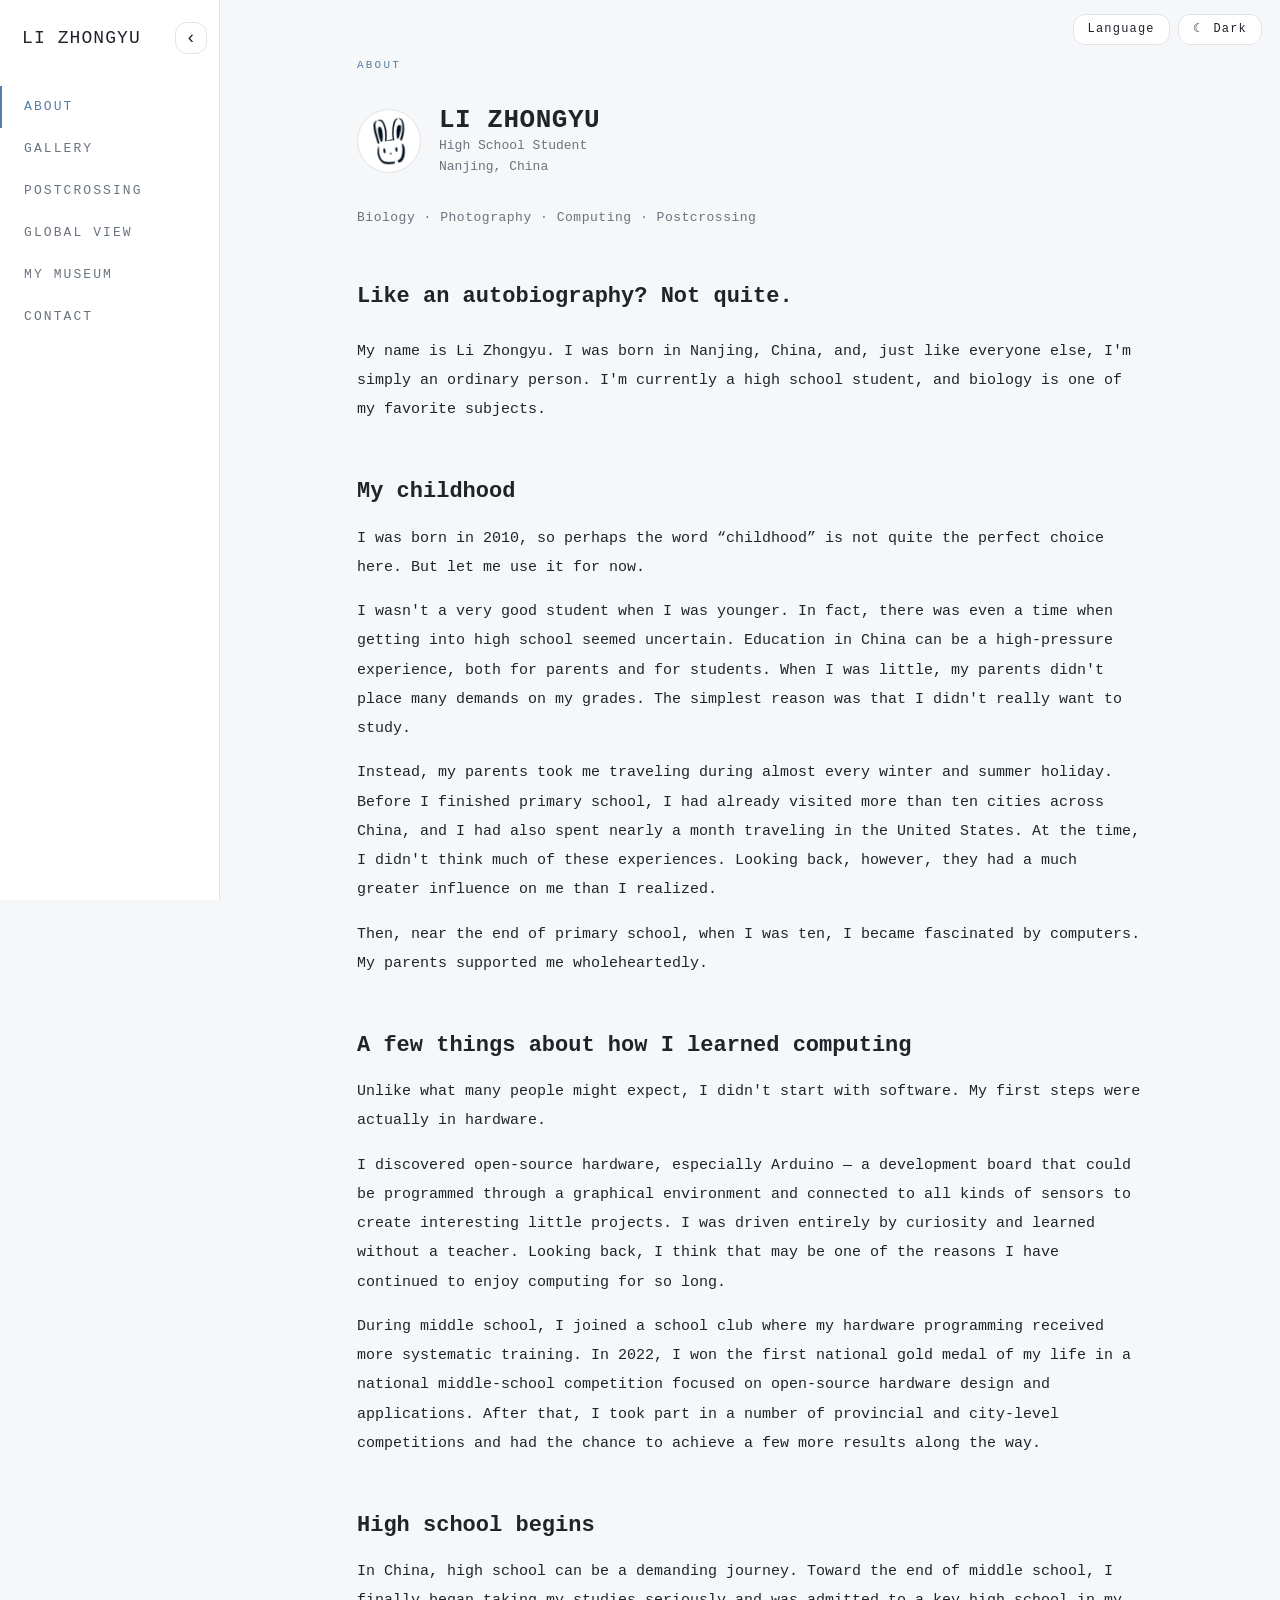
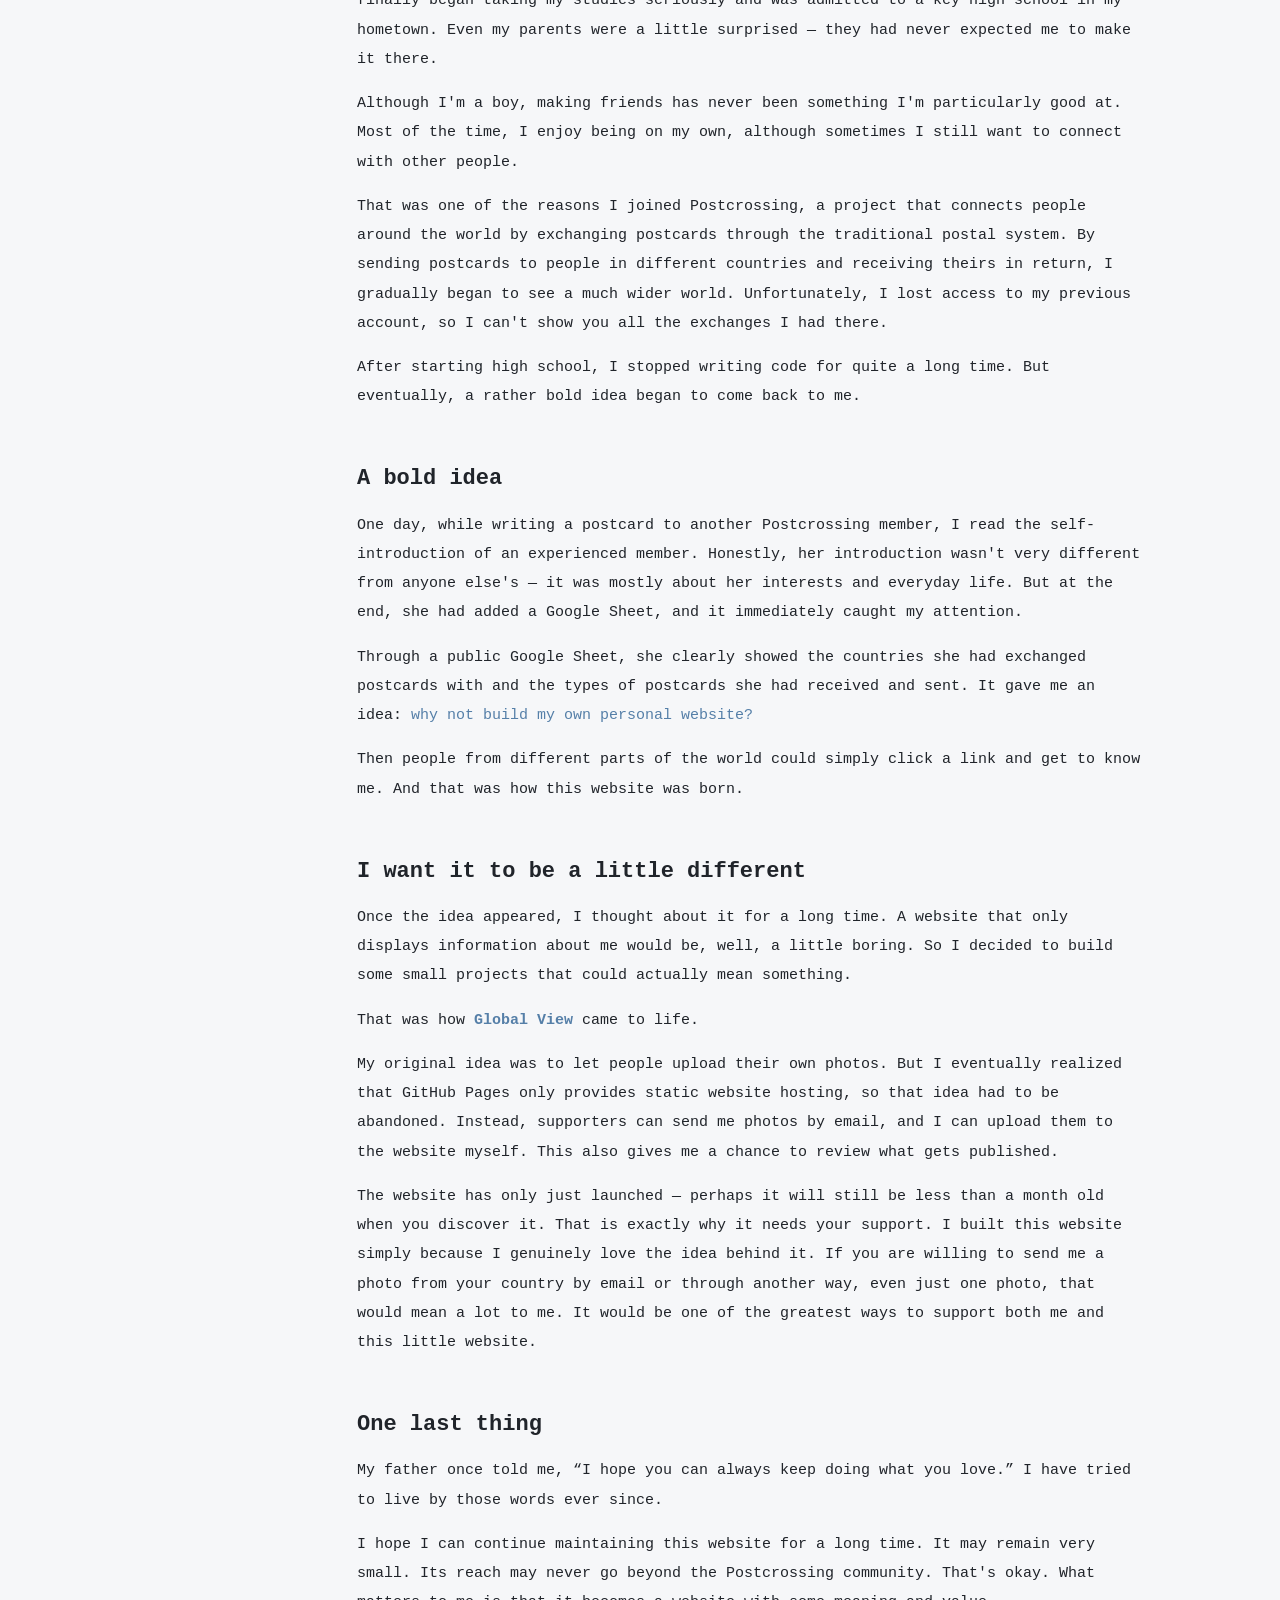
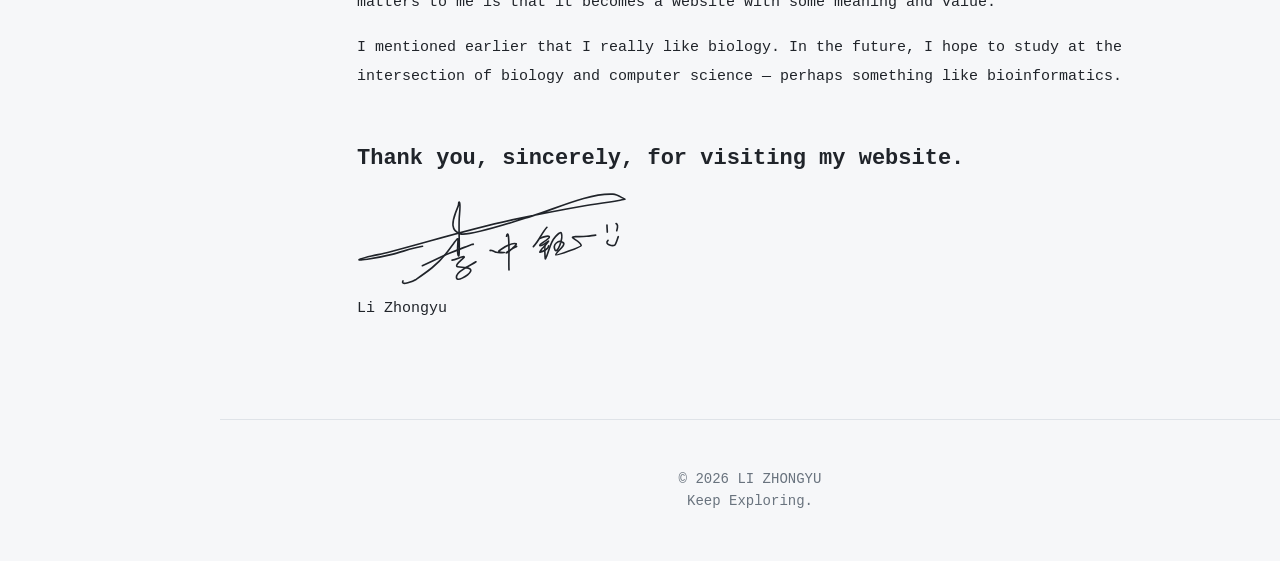
<file: about.html>
<!DOCTYPE html>
<html lang="zh-CN">
<head>
<meta charset="UTF-8">
<meta name="viewport" content="width=device-width, initial-scale=1.0">
<title>Like an autobiography? Not quite. · LI ZHONGYU</title>
<link rel="stylesheet" href="css/style.css">
<link rel="stylesheet" href="css/theme.css">

<style>
.bio p + p { margin-top: 1em; }
main.about.narrow { max-width: 900px; }
.about .bio p { max-width: none; font-family: 'Courier New', Courier, monospace; }

.about .about-lang {
  display: none;
}

html[lang="en"] .about .about-lang-en,
html[lang="zh-CN"] .about .about-lang-zh {
  display: block;
}

.about .about-title {
  margin-bottom: 1.5em;
}

.about .about-title h2 {
  margin-bottom: .25em;
  font-size: 1.55rem;
  font-weight: 700;
}

.about .about-title p {
  margin-top: 0;
}

.about .about-lang h2 {
  margin-top: 2.2em;
  margin-bottom: .8em;
  font-size: 1.35rem;
  font-weight: 700;
}

/* ===== 手写签名（About 最底部）的样式 ===== */
.about .signature {
  margin: 1.1em 0 .5em;          /* 签名与上面的标题、下面的 Li Zhongyu 之间的距离 */
  line-height: 0;                /* 去掉图片周围多余的行距 */
}
.about .signature svg {
  display: block;
  width: min(270px, 72%);        /* 电脑上最宽 270px；手机上自动缩小，不会超出屏幕。想改大小就改这里的 270px */
  height: auto;
  overflow: visible;
}
.about .signature path {
  fill: none;                    /* 原 SVG 的路径带白色填充，深色模式下会变成白块，所以这里统一不填充 */
  stroke: var(--text);           /* 笔迹颜色直接用网站主题的文字色：浅色模式深灰，深色模式浅灰，自动跟随主题 */
  stroke-width: 3.4;             /* 笔迹粗细。想更细/更粗就改这个数字 */
  stroke-linecap: round;
  stroke-linejoin: round;
}
</style>
</head>

<body data-page="about">
<main class="about narrow">
  <section>
    <p class="label">ABOUT</p>

    <div class="identity">
      <img class="avatar" src="images/avatar.png" alt="Avatar">
      <div>
        <h1>LI ZHONGYU</h1>
        <p class="muted">High School Student</p>
        <p class="muted">Nanjing, China</p>
      </div>
    </div>

    <p class="tags">Biology · Photography · Computing · Postcrossing</p>

    <div class="about-title">
      <div class="about-lang about-lang-en" lang="en">
        <h2>Like an autobiography? Not quite.</h2>
      </div>
      <div class="about-lang about-lang-zh" lang="zh-CN">
        <h2>像是自传吗？但又不完全是</h2>
      </div>
    </div>

    <div class="bio">
      <div class="about-lang about-lang-en" lang="en">
        <p>My name is Li Zhongyu. I was born in Nanjing, China, and, just like everyone else, I'm simply an ordinary person. I'm currently a high school student, and biology is one of my favorite subjects.</p>

        <h2>My childhood</h2>
        <p>I was born in 2010, so perhaps the word “childhood” is not quite the perfect choice here. But let me use it for now.</p>
        <p>I wasn't a very good student when I was younger. In fact, there was even a time when getting into high school seemed uncertain. Education in China can be a high-pressure experience, both for parents and for students. When I was little, my parents didn't place many demands on my grades. The simplest reason was that I didn't really want to study.</p>
        <p>Instead, my parents took me traveling during almost every winter and summer holiday. Before I finished primary school, I had already visited more than ten cities across China, and I had also spent nearly a month traveling in the United States. At the time, I didn't think much of these experiences. Looking back, however, they had a much greater influence on me than I realized.</p>
        <p>Then, near the end of primary school, when I was ten, I became fascinated by computers. My parents supported me wholeheartedly.</p>

        <h2>A few things about how I learned computing</h2>
        <p>Unlike what many people might expect, I didn't start with software. My first steps were actually in hardware.</p>
        <p>I discovered open-source hardware, especially Arduino — a development board that could be programmed through a graphical environment and connected to all kinds of sensors to create interesting little projects. I was driven entirely by curiosity and learned without a teacher. Looking back, I think that may be one of the reasons I have continued to enjoy computing for so long.</p>
        <p>During middle school, I joined a school club where my hardware programming received more systematic training. In 2022, I won the first national gold medal of my life in a national middle-school competition focused on open-source hardware design and applications. After that, I took part in a number of provincial and city-level competitions and had the chance to achieve a few more results along the way.</p>

        <h2>High school begins</h2>
        <p>In China, high school can be a demanding journey. Toward the end of middle school, I finally began taking my studies seriously and was admitted to a key high school in my hometown. Even my parents were a little surprised — they had never expected me to make it there.</p>
        <p>Although I'm a boy, making friends has never been something I'm particularly good at. Most of the time, I enjoy being on my own, although sometimes I still want to connect with other people.</p>
        <p>That was one of the reasons I joined Postcrossing, a project that connects people around the world by exchanging postcards through the traditional postal system. By sending postcards to people in different countries and receiving theirs in return, I gradually began to see a much wider world. Unfortunately, I lost access to my previous account, so I can't show you all the exchanges I had there.</p>
        <p>After starting high school, I stopped writing code for quite a long time. But eventually, a rather bold idea began to come back to me.</p>

        <h2>A bold idea</h2>
        <p>One day, while writing a postcard to another Postcrossing member, I read the self-introduction of an experienced member. Honestly, her introduction wasn't very different from anyone else's — it was mostly about her interests and everyday life. But at the end, she had added a Google Sheet, and it immediately caught my attention.</p>
        <p>Through a public Google Sheet, she clearly showed the countries she had exchanged postcards with and the types of postcards she had received and sent. It gave me an idea: <em>why not build my own personal website?</em></p>
        <p>Then people from different parts of the world could simply click a link and get to know me. And that was how this website was born.</p>

        <h2>I want it to be a little different</h2>
        <p>Once the idea appeared, I thought about it for a long time. A website that only displays information about me would be, well, a little boring. So I decided to build some small projects that could actually mean something.</p>
        <p>That was how <strong>Global View</strong> came to life.</p>
        <p>My original idea was to let people upload their own photos. But I eventually realized that GitHub Pages only provides static website hosting, so that idea had to be abandoned. Instead, supporters can send me photos by email, and I can upload them to the website myself. This also gives me a chance to review what gets published.</p>
        <p>The website has only just launched — perhaps it will still be less than a month old when you discover it. That is exactly why it needs your support. I built this website simply because I genuinely love the idea behind it. If you are willing to send me a photo from your country by email or through another way, even just one photo, that would mean a lot to me. It would be one of the greatest ways to support both me and this little website.</p>

        <h2>One last thing</h2>
        <p>My father once told me, “I hope you can always keep doing what you love.” I have tried to live by those words ever since.</p>
        <p>I hope I can continue maintaining this website for a long time. It may remain very small. Its reach may never go beyond the Postcrossing community. That's okay. What matters to me is that it becomes a website with some meaning and value.</p>
        <p>I mentioned earlier that I really like biology. In the future, I hope to study at the intersection of biology and computer science — perhaps something like bioinformatics.</p>

        <h2>Thank you, sincerely, for visiting my website.</h2>

        <!-- ===== 手写签名：位于结尾标题（Thank you, sincerely）的正下方，中英文各放一份，同一时间只显示其中一份 ===== -->
        <div class="signature" role="img" aria-label="Handwritten signature of Li Zhongyu">
          <!-- viewBox 已裁掉原画布四周的空白，只保留签名本身；11 个 path 保持 Apple Pencil 原始笔画顺序，动画会按这个顺序逐笔书写 -->
          <svg viewBox="52 161 561 194" aria-hidden="true" focusable="false">
            <path d="M188.152 273.692C166.92 276.877 145.635 285.46 124.761 290.679C107.412 295.016 90.9968 298.205 73.3857 300.622C36.1966 305.727 69.1333 296.945 82.0864 293.993C93.9459 291.291 105.953 289.212 117.718 286.121C203.153 263.676 287.723 237.389 374.18 219.002C428.216 207.51 474.407 198.464 528.306 189.171C543.785 186.502 566.218 183.305 577.61 181.713C592.386 179.649 608.776 175.955 608.683 175.913C600.55 172.216 593.38 166.033 583.824 165.555C532.977 163.013 463.071 196.586 415.197 211.13C395.837 217.011 286.756 253.915 266.872 248.004C246.27 241.879 249.934 222.899 256.514 204.915C258.497 199.496 260.822 194.204 262.729 188.757C263.493 186.572 262.73 181.092 264.8 182.128C267.82 183.637 264.825 206.315 264.386 215.687C263.688 230.565 264.133 245.534 264.386 260.434C264.693 278.525 264.547 294.695 263.143 293.993C258.38 291.612 262.287 264.609 261.9 259.191C261.601 255.001 255.36 264.573 252.785 267.891C247.164 275.137 241.842 282.612 236.212 289.85C218.364 312.798 197.076 327.152 173.65 343.297C171.586 344.719 141.49 357.9 147.548 345.783"/><!-- 第 1 笔 -->
            <path d="M187.737 314.295C265.068 278.009 215.559 299.769 273.501 276.592C278.146 274.734 297.581 267.198 292.974 269.963"/><!-- 第 2 笔 -->
            <path d="M249.47 302.694C255.829 302.694 264.514 297.379 271.429 295.651C285.492 292.135 250.438 313.176 261.071 316.366C263.598 317.124 292.898 316.549 288.002 325.896C284.091 333.363 255.034 352.858 259 335.011C261.484 323.83 291.25 311.679 299.189 306.008"/><!-- 第 3 笔 -->
            <path d="M328.722 282.71C327.289 279.845 340.07 285.913 341.382 286.328C346.673 287.998 358.021 286.689 358.021 286.689C358.021 286.689 347.832 287.189 346.808 283.434C346.718 283.105 347.243 282.893 347.532 282.71C355.056 277.945 373.282 264.247 382.618 268.603C383.552 269.039 381.959 270.559 381.533 271.497C381.381 271.831 365.466 288.568 362 287.413C361.519 287.252 371.129 281.027 375.745 278.008C378.394 276.276 380.469 275.551 383.703 274.029"/><!-- 第 4 笔 -->
            <path d="M362.724 253.05C363.282 247.469 366.006 246.086 366.703 253.05C369.032 276.348 366.815 299.521 367.788 322.861"/><!-- 第 5 笔 -->
            <path d="M446.642 234.24C435.383 246.625 430.245 262.573 418.428 274.391"/><!-- 第 6 笔 -->
            <path d="M432.535 257.39C438.169 254.573 453.683 249.734 451.344 255.582C449.464 260.281 429.003 270.205 432.173 272.582C435.162 274.824 451.648 260.913 449.897 263.539C446.24 269.025 441.915 273.008 437.237 278.008C435.739 279.609 431.321 286.121 432.173 285.966C437.788 284.945 450.259 279.735 450.259 272.944"/><!-- 第 7 笔 -->
            <path d="M444.11 270.05C441.205 271.212 442.663 292.594 442.663 293.2C442.663 294.328 443.007 301.193 443.748 299.711C450.901 285.405 452.696 266.039 464.004 254.135C467.352 250.611 475.003 242.333 476.664 246.901C480.882 258.498 468.148 289.886 463.642 281.625C457.707 270.744 470.572 258.52 480.643 266.433C487.243 271.619 463.306 287.593 465.089 291.753C466.029 293.946 518.321 274.539 517.9 272.221C516.015 261.852 487.535 254.3 505.963 253.773C513.68 253.553 521.414 253.625 529.113 253.05C535.422 252.578 541.635 251.216 547.922 250.518"/><!-- 第 8 笔 -->
            <path d="M590.243 226.644C595.391 229.218 593.004 237.532 591.69 241.475"/><!-- 第 9 笔 -->
            <path d="M571.434 229.538C571.434 234.422 571.936 239.508 572.157 244.369"/><!-- 第 10 笔 -->
            <path d="M573.604 261.369C564.866 270.107 583.183 273.523 586.988 271.859C590.148 270.476 592.88 258.419 594.945 253.773"/><!-- 第 11 笔 -->
          </svg>
        </div>

        <p>Li Zhongyu</p>
      </div>

      <div class="about-lang about-lang-zh" lang="zh-CN">
        <p>我的名字叫做 Li Zhongyu，出生在中国南京。和大家一样，我就是一个普通人。我现在正在读高中，学习的选科是生物，而我也确实很喜欢这门科目。</p>

        <h2>我的童年</h2>
        <p>虽然我出生在 2010 年，“童年”这个词放在这里似乎有些不太合适，但也允许我暂且这么称呼它吧。</p>
        <p>我小时候成绩很差，甚至一度都有可能考不上高中。在中国，教育是一件压力很大的事情，对家长如此，对学生也是如此。小时候，我的父母基本没有对我的学习提出太多要求。说到底，最根本的原因还是因为那时候的我压根不想学习。</p>
        <p>不过，每年的寒暑假，我的父母都会带我出去旅行。在小学毕业之前，我已经去过中国十多个城市，也曾经在美国旅行了将近一个月。这些经历在当时的我看来似乎没什么特别，但现在回头看，它们对我之后的发展产生了非常大的影响。</p>
        <p>终于，在小学快要结束的时候，也就是我十岁那年，我开始迷上了计算机。我的父母也非常支持我。</p>

        <h2>一些我学习计算机的小事</h2>
        <p>和很多人想象的不一样，我最开始学习的并不是软件，而是硬件。</p>
        <p>我最初接触到了开源硬件，也就是 Arduino——一块可以通过图形化编程环境进行开发、连接各种传感器，并制作出许多有意思的小项目的开发板。当时的我完全是因为兴趣才开始学习，也没有找任何老师。现在回头看，我想这可能也是让我一直喜欢计算机直到现在的原因之一。</p>
        <p>初中的时候，我参加了学校的社团，在那里我的硬件编程得到了相对系统的训练。也是在 2022 年，我拿到了人生中的第一个全国金牌——一个全国中学生开源硬件设计与应用相关赛事的金牌。此后，我还参加了许多省级和市级赛事，也取得了一些成绩。</p>

        <h2>高中生活开始</h2>
        <p>在中国，高中是一个相当艰苦的过程。初中的最后阶段，我终于开始认真学习，并考上了我们当地的一所重点高中。其实就连我的父母也有些难以置信——他们以前从来没有想过我能够考上重点高中。</p>
        <p>虽然我是一个男生，但我其实很不擅长交朋友。我大多数时候喜欢一个人独处，但有时也会希望能够与别人交流。</p>
        <p>于是，我参加了 Postcrossing，一个通过传统邮局与世界各地的人交换明信片的项目。通过与不同国家的人寄出和收到明信片，我渐渐看到了一个更加广阔的世界。很遗憾的是，我之前的交流账号丢失了，所以没办法把过去的交流成果展示给你。</p>
        <p>其实，上高中之后，我有很长一段时间没有再写代码。但是后来，一个大胆的想法开始重新出现在我的脑海里。</p>

        <h2>一个大胆的想法</h2>
        <p>有一次，我在给一位 Postcrossing 成员写明信片的时候，读到了她的个人简介。说实话，她的简介其实和其他人并没有太大区别，主要也是介绍自己的兴趣和生活。但在简介的最后，她放上了一个 Google 表格，这一下深深吸引了我的注意。</p>
        <p>她通过一个公开的 Google 表格链接，清晰地向别人展示自己曾经交流过的国家，以及收到和寄出的明信片类型。这让我产生了一个大胆的想法：<em>为什么不做一个属于自己的个人网站呢？</em></p>
        <p>这样，来自世界不同国家的人，只需要点击一个网址，就可以认识我。于是，这个网站诞生了。</p>

        <h2>我希望它能变得与众不同</h2>
        <p>这个大胆的想法出现之后，我认真想了很久。如果只是一个单纯展示个人信息的网站，确实太无聊了。所以，我决定做一些真正有意义的小项目。</p>
        <p><strong>Global View</strong> 就这样诞生了。</p>
        <p>我最开始的设想，是让大家自行上传照片。但后来我发现，因为我使用的是 GitHub Pages，它只能提供静态网站托管，因此这个想法最终只能告一段落。替代方案是让支持者通过邮件把照片发给我，再由我从后台上传到网站。这样一来，也正好可以起到一定的审核作用。</p>
        <p>虽然现在这个网站才刚刚发布——也许你看到它的时候，它甚至还不到一个月大——但也正因为如此，它才更加需要你的支持。我搭建这个网站，完全是因为我真的热爱这件事情。如果你愿意通过邮件或者其他方式给我发送一张来自你所在国家的照片，哪怕只有一张，对我来说都意味着很多。这不仅是对我的认可，也是对这个小小网站最大的支持。</p>

        <h2>关于我最后想说的话</h2>
        <p>我爸爸曾经对我说过一句话：“希望你能一直坚持你所热爱的事。”这句话，我一直在努力践行。</p>
        <p>我希望从今以后能够一直维护好这个网站。它可以非常小，也可以永远只在 Postcrossing 社区里传播，但我希望它能够成为一个有意义、有价值的网站。</p>
        <p>我在开头提到过，我很喜欢生物。我希望未来能够学习生物与计算机的交叉学科，比如生物信息学。</p>

        <h2>由衷地感谢你能访问我的个人网站。</h2>

        <!-- ===== 手写签名：位于结尾标题（Thank you, sincerely）的正下方，中英文各放一份，同一时间只显示其中一份 ===== -->
        <div class="signature" role="img" aria-label="李中钰的手写签名">
          <!-- viewBox 已裁掉原画布四周的空白，只保留签名本身；11 个 path 保持 Apple Pencil 原始笔画顺序，动画会按这个顺序逐笔书写 -->
          <svg viewBox="52 161 561 194" aria-hidden="true" focusable="false">
            <path d="M188.152 273.692C166.92 276.877 145.635 285.46 124.761 290.679C107.412 295.016 90.9968 298.205 73.3857 300.622C36.1966 305.727 69.1333 296.945 82.0864 293.993C93.9459 291.291 105.953 289.212 117.718 286.121C203.153 263.676 287.723 237.389 374.18 219.002C428.216 207.51 474.407 198.464 528.306 189.171C543.785 186.502 566.218 183.305 577.61 181.713C592.386 179.649 608.776 175.955 608.683 175.913C600.55 172.216 593.38 166.033 583.824 165.555C532.977 163.013 463.071 196.586 415.197 211.13C395.837 217.011 286.756 253.915 266.872 248.004C246.27 241.879 249.934 222.899 256.514 204.915C258.497 199.496 260.822 194.204 262.729 188.757C263.493 186.572 262.73 181.092 264.8 182.128C267.82 183.637 264.825 206.315 264.386 215.687C263.688 230.565 264.133 245.534 264.386 260.434C264.693 278.525 264.547 294.695 263.143 293.993C258.38 291.612 262.287 264.609 261.9 259.191C261.601 255.001 255.36 264.573 252.785 267.891C247.164 275.137 241.842 282.612 236.212 289.85C218.364 312.798 197.076 327.152 173.65 343.297C171.586 344.719 141.49 357.9 147.548 345.783"/><!-- 第 1 笔 -->
            <path d="M187.737 314.295C265.068 278.009 215.559 299.769 273.501 276.592C278.146 274.734 297.581 267.198 292.974 269.963"/><!-- 第 2 笔 -->
            <path d="M249.47 302.694C255.829 302.694 264.514 297.379 271.429 295.651C285.492 292.135 250.438 313.176 261.071 316.366C263.598 317.124 292.898 316.549 288.002 325.896C284.091 333.363 255.034 352.858 259 335.011C261.484 323.83 291.25 311.679 299.189 306.008"/><!-- 第 3 笔 -->
            <path d="M328.722 282.71C327.289 279.845 340.07 285.913 341.382 286.328C346.673 287.998 358.021 286.689 358.021 286.689C358.021 286.689 347.832 287.189 346.808 283.434C346.718 283.105 347.243 282.893 347.532 282.71C355.056 277.945 373.282 264.247 382.618 268.603C383.552 269.039 381.959 270.559 381.533 271.497C381.381 271.831 365.466 288.568 362 287.413C361.519 287.252 371.129 281.027 375.745 278.008C378.394 276.276 380.469 275.551 383.703 274.029"/><!-- 第 4 笔 -->
            <path d="M362.724 253.05C363.282 247.469 366.006 246.086 366.703 253.05C369.032 276.348 366.815 299.521 367.788 322.861"/><!-- 第 5 笔 -->
            <path d="M446.642 234.24C435.383 246.625 430.245 262.573 418.428 274.391"/><!-- 第 6 笔 -->
            <path d="M432.535 257.39C438.169 254.573 453.683 249.734 451.344 255.582C449.464 260.281 429.003 270.205 432.173 272.582C435.162 274.824 451.648 260.913 449.897 263.539C446.24 269.025 441.915 273.008 437.237 278.008C435.739 279.609 431.321 286.121 432.173 285.966C437.788 284.945 450.259 279.735 450.259 272.944"/><!-- 第 7 笔 -->
            <path d="M444.11 270.05C441.205 271.212 442.663 292.594 442.663 293.2C442.663 294.328 443.007 301.193 443.748 299.711C450.901 285.405 452.696 266.039 464.004 254.135C467.352 250.611 475.003 242.333 476.664 246.901C480.882 258.498 468.148 289.886 463.642 281.625C457.707 270.744 470.572 258.52 480.643 266.433C487.243 271.619 463.306 287.593 465.089 291.753C466.029 293.946 518.321 274.539 517.9 272.221C516.015 261.852 487.535 254.3 505.963 253.773C513.68 253.553 521.414 253.625 529.113 253.05C535.422 252.578 541.635 251.216 547.922 250.518"/><!-- 第 8 笔 -->
            <path d="M590.243 226.644C595.391 229.218 593.004 237.532 591.69 241.475"/><!-- 第 9 笔 -->
            <path d="M571.434 229.538C571.434 234.422 571.936 239.508 572.157 244.369"/><!-- 第 10 笔 -->
            <path d="M573.604 261.369C564.866 270.107 583.183 273.523 586.988 271.859C590.148 270.476 592.88 258.419 594.945 253.773"/><!-- 第 11 笔 -->
          </svg>
        </div>

        <p>Li Zhongyu</p>
      </div>
    </div>
  </section>
</main>

<script src="js/main.js" defer></script>

<!-- ===== 手写签名动画脚本：第一次看到签名时按笔画顺序书写一次；本次页面访问内不再重播（刷新网页后重新允许播放一次）===== -->
<script>
(function () {
  // ---- 可调参数 ----
  var DRAW_TOTAL = 1.4;   // 所有笔画"书写"的总时间（秒）
  var MIN_STROKE = 0.1;   // 很短的笔画（小点、小撇）至少用这么久（秒）
  var GAP = 0.04;         // 笔画与笔画之间"提笔"的停顿（秒）
  // 11 笔的大致长度，只用来按比例分配时间（长的笔画写得久一点），顺序与 SVG 里的 path 顺序一致
  var LENGTHS = [1440, 116, 178, 138, 81, 49, 122, 334, 16, 15, 44];
  var SUM = LENGTHS.reduce(function (a, b) { return a + b; }, 0);

  var sigs = Array.prototype.slice.call(document.querySelectorAll('.signature'));
  if (!sigs.length) return;
  var played = false;   // 本次页面访问中是否已经播放过；只存在内存里，刷新网页就会重置，不写入 localStorage

  // 1) 准备：把每一笔设成"还没写"的状态（用虚线技巧：整条线先藏起来，之后再一点点画出来）
  function prepare(sig) {
    var paths = sig.querySelectorAll('path');
    Array.prototype.forEach.call(paths, function (p, i) {
      var len = 0;
      try { len = p.getTotalLength(); } catch (e) {}
      if (!(len > 0)) len = LENGTHS[i] * 1.02;   // 个别浏览器在元素隐藏时量不出长度，就用估算值
      p.style.transition = 'none';
      p.style.strokeDasharray = len + ' ' + (len * 2);
      p.style.strokeDashoffset = String(len + 1);
    });
  }

  // 2) 直接显示完整签名（不播放动画）
  function finish(sig) {
    Array.prototype.forEach.call(sig.querySelectorAll('path'), function (p) {
      p.style.transition = 'none';
      p.style.strokeDasharray = 'none';
      p.style.strokeDashoffset = '0';
    });
  }

  // 3) 播放：按 path 顺序，一笔写完再写下一笔
  function play(sig) {
    var paths = sig.querySelectorAll('path');
    var t = 0;
    Array.prototype.forEach.call(paths, function (p, i) {
      var d = Math.max(MIN_STROKE, LENGTHS[i] / SUM * DRAW_TOTAL);
      p.style.transition = 'stroke-dashoffset ' + d.toFixed(3) + 's cubic-bezier(.45,.05,.55,.95) ' + t.toFixed(3) + 's';
      t += d + GAP;
    });
    void sig.getBoundingClientRect();   // 让浏览器先记住"还没写"的起点，动画才会生效
    Array.prototype.forEach.call(paths, function (p) { p.style.strokeDashoffset = '0'; });
  }

  sigs.forEach(prepare);

  // 用户设置了"减少动态效果"，或浏览器太旧：直接显示完整签名
  var reduce = window.matchMedia && window.matchMedia('(prefers-reduced-motion: reduce)').matches;
  if (reduce || !('IntersectionObserver' in window)) { sigs.forEach(finish); return; }

  // 4) 第一次有一份签名进入屏幕时播放；之后所有签名（包括另一种语言的那份）都直接显示完整
  var io = new IntersectionObserver(function (entries) {
    entries.forEach(function (e) {
      if (!e.isIntersecting) return;
      if (!played) {
        played = true;
        play(e.target);
        sigs.forEach(function (s) { if (s !== e.target) finish(s); });
      } else {
        finish(e.target);
      }
      sigs.forEach(function (s) { io.unobserve(s); });
    });
  }, { threshold: 0.6 });
  sigs.forEach(function (s) { io.observe(s); });
})();
</script>
</body>
</html>
</file>
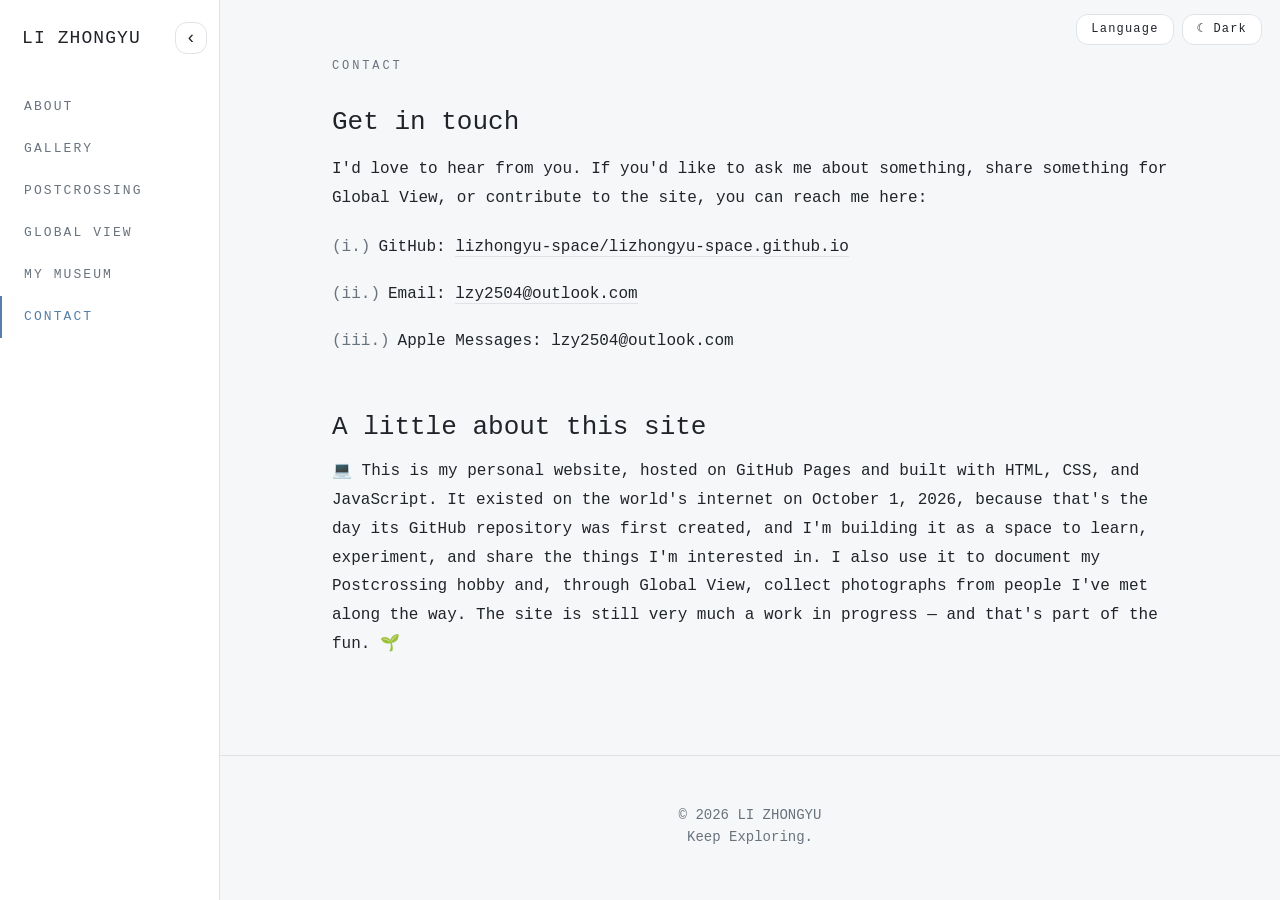
<file: contact.html>
<!DOCTYPE html>
<!-- 【修改】默认语言改为 en（网站默认英文），切换语言时 lang.js 会自动改成 zh-CN 或 en -->
<html lang="en">
<head>
<meta charset="UTF-8">
<meta name="viewport" content="width=device-width, initial-scale=1.0">
<title>Contact · LI ZHONGYU</title>
<link rel="stylesheet" href="css/style.css">
<link rel="stylesheet" href="css/theme.css">

<!-- 这一段是：Contact 页面自己的样式（宽度、标题、联系方式列表、分享按钮） -->
<style>
main.contact.narrow { max-width: 900px; }
.contact h1, .contact h2 { font-size: 26px; }
.contact h1 { margin-bottom: 16px; }
.contact h2 { margin: 56px 0 12px; }
.contact p { max-width: none; }
.contact .ways { list-style: none; padding: 0; margin: 20px 0 0; }
.contact .ways li { margin-bottom: 18px; }
.contact .ways .no { color: var(--muted); margin-right: 8px; }
.contact a { border-bottom: 1px solid var(--border); transition: border-color .2s; word-break: break-all; }
.contact a:hover { border-color: var(--text); }
.share-box { margin-top: 56px; padding-top: 28px; border-top: 1px solid var(--border); display: flex; align-items: center; gap: 16px; flex-wrap: wrap; }
.share-btn { margin: 0; background: none; font: inherit; font-size: 14px; letter-spacing: .12em; color: var(--text); cursor: pointer; }
#shareMsg { font-size: 13px; }
</style>
</head>

<body data-page="contact">
<main class="contact narrow">
  <section>
    <p class="label">CONTACT</p>

    <!-- 这一段是：标题和开头的联系邀请。注意：这里的英文句子必须和 js/lang.js 词典里的完全一致，否则切换中文时不会被翻译 -->
    <h1>Get in touch</h1>
    <p>I'd love to hear from you. If you'd like to ask me about something, share something for Global View, or contribute to the site, you can reach me here:</p>

    <!-- 这一段是：三种联系方式（GitHub、邮箱、Apple 信息） -->
    <ul class="ways">
      <li><span class="no">(i.)</span>GitHub: <a href="https://github.com/lizhongyu-space/lizhongyu-space.github.io" target="_blank" rel="noopener">lizhongyu-space/lizhongyu-space.github.io</a></li>
      <li><span class="no">(ii.)</span>Email: <a href="mailto:lzy2504@outlook.com">lzy2504@outlook.com</a></li>
      <li><span class="no">(iii.)</span>Apple Messages: lzy2504@outlook.com</li>
    </ul>

    <!-- 这一段是：关于这个网站的介绍。英文句子同样必须和 js/lang.js 里的一致 -->
    <h2>A little about this site</h2>
    <p>💻 This is my personal website, hosted on GitHub Pages and built with HTML, CSS, and JavaScript. It existed on the world's internet on October 1, 2026, because that's the day its GitHub repository was first created, and I'm building it as a space to learn, experiment, and share the things I'm interested in. I also use it to document my Postcrossing hobby and, through Global View, collect photographs from people I've met along the way. The site is still very much a work in progress — and that's part of the fun. 🌱</p>

  </section>
</main>

<!-- 这一段是：加载全站脚本（导航、页脚，并由它再加载语言/主题切换） -->
<script src="js/main.js" defer></script>

</body>
</html>
</file>
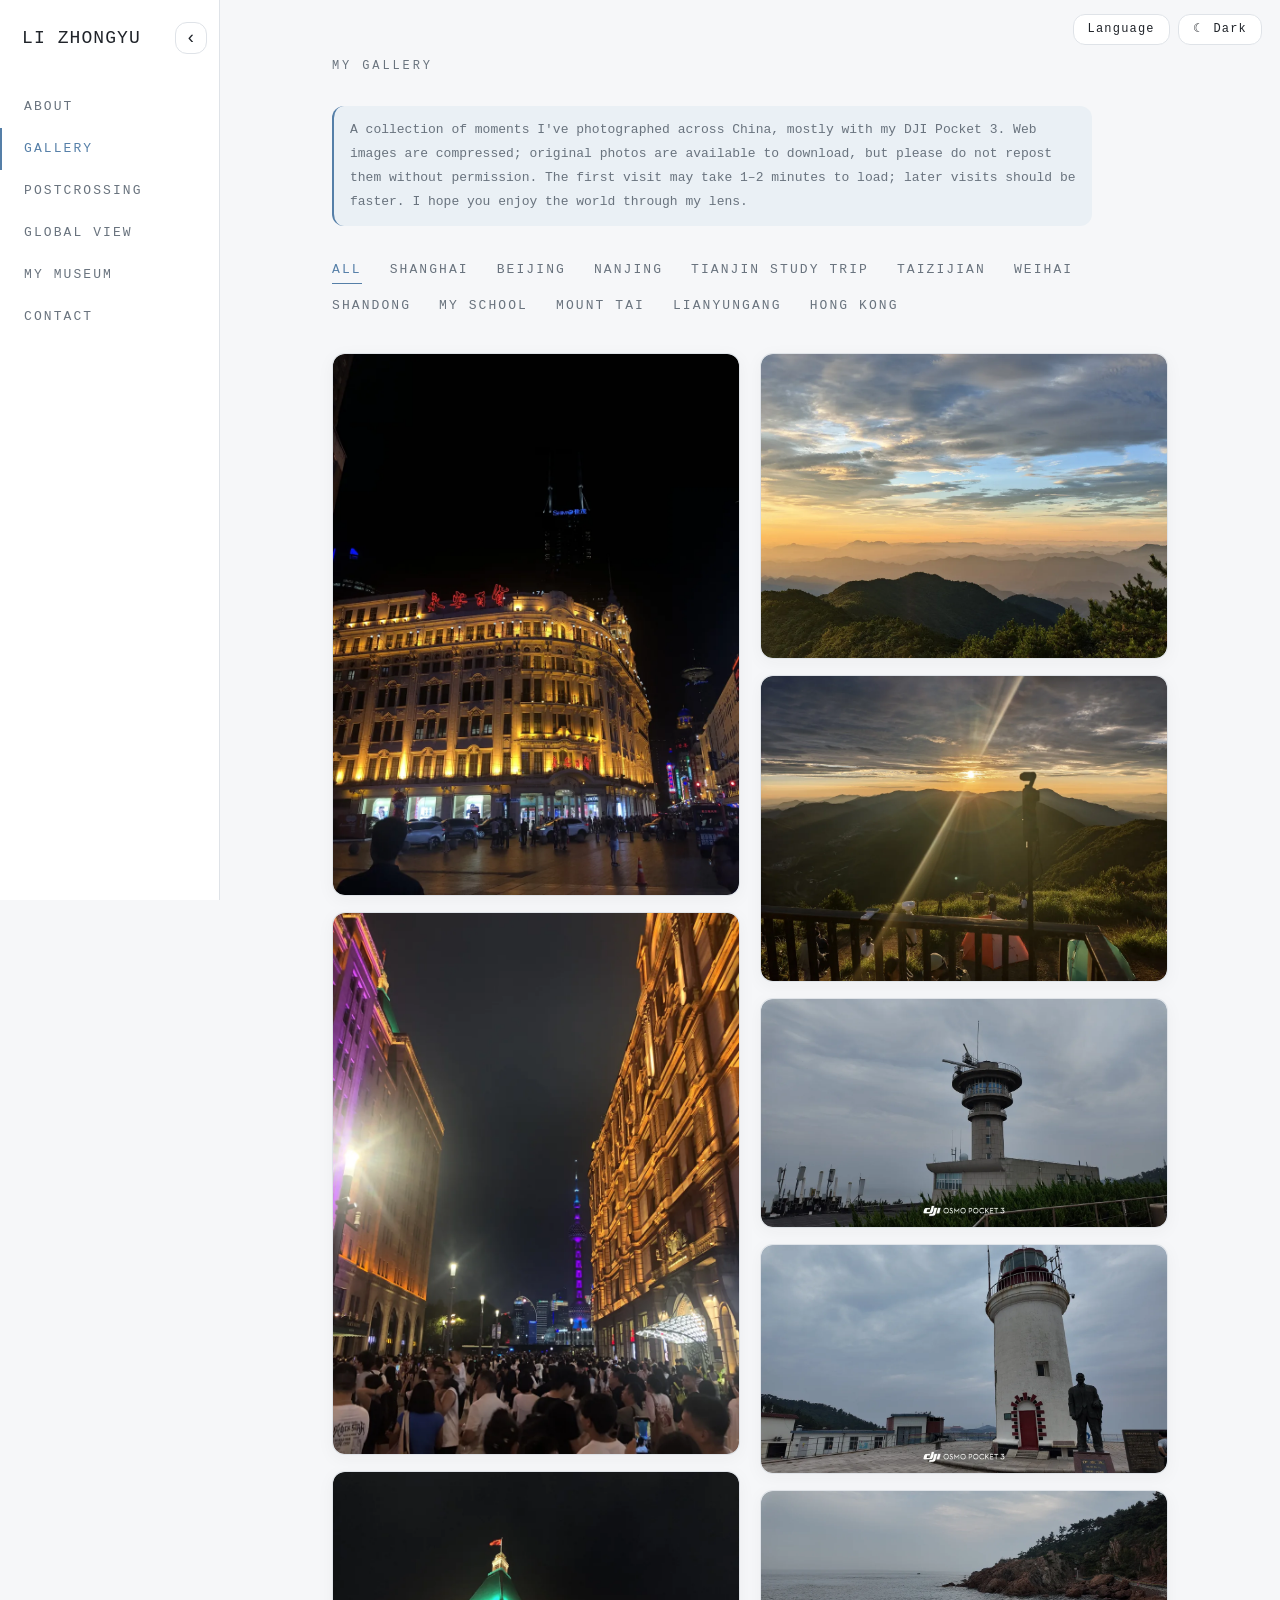
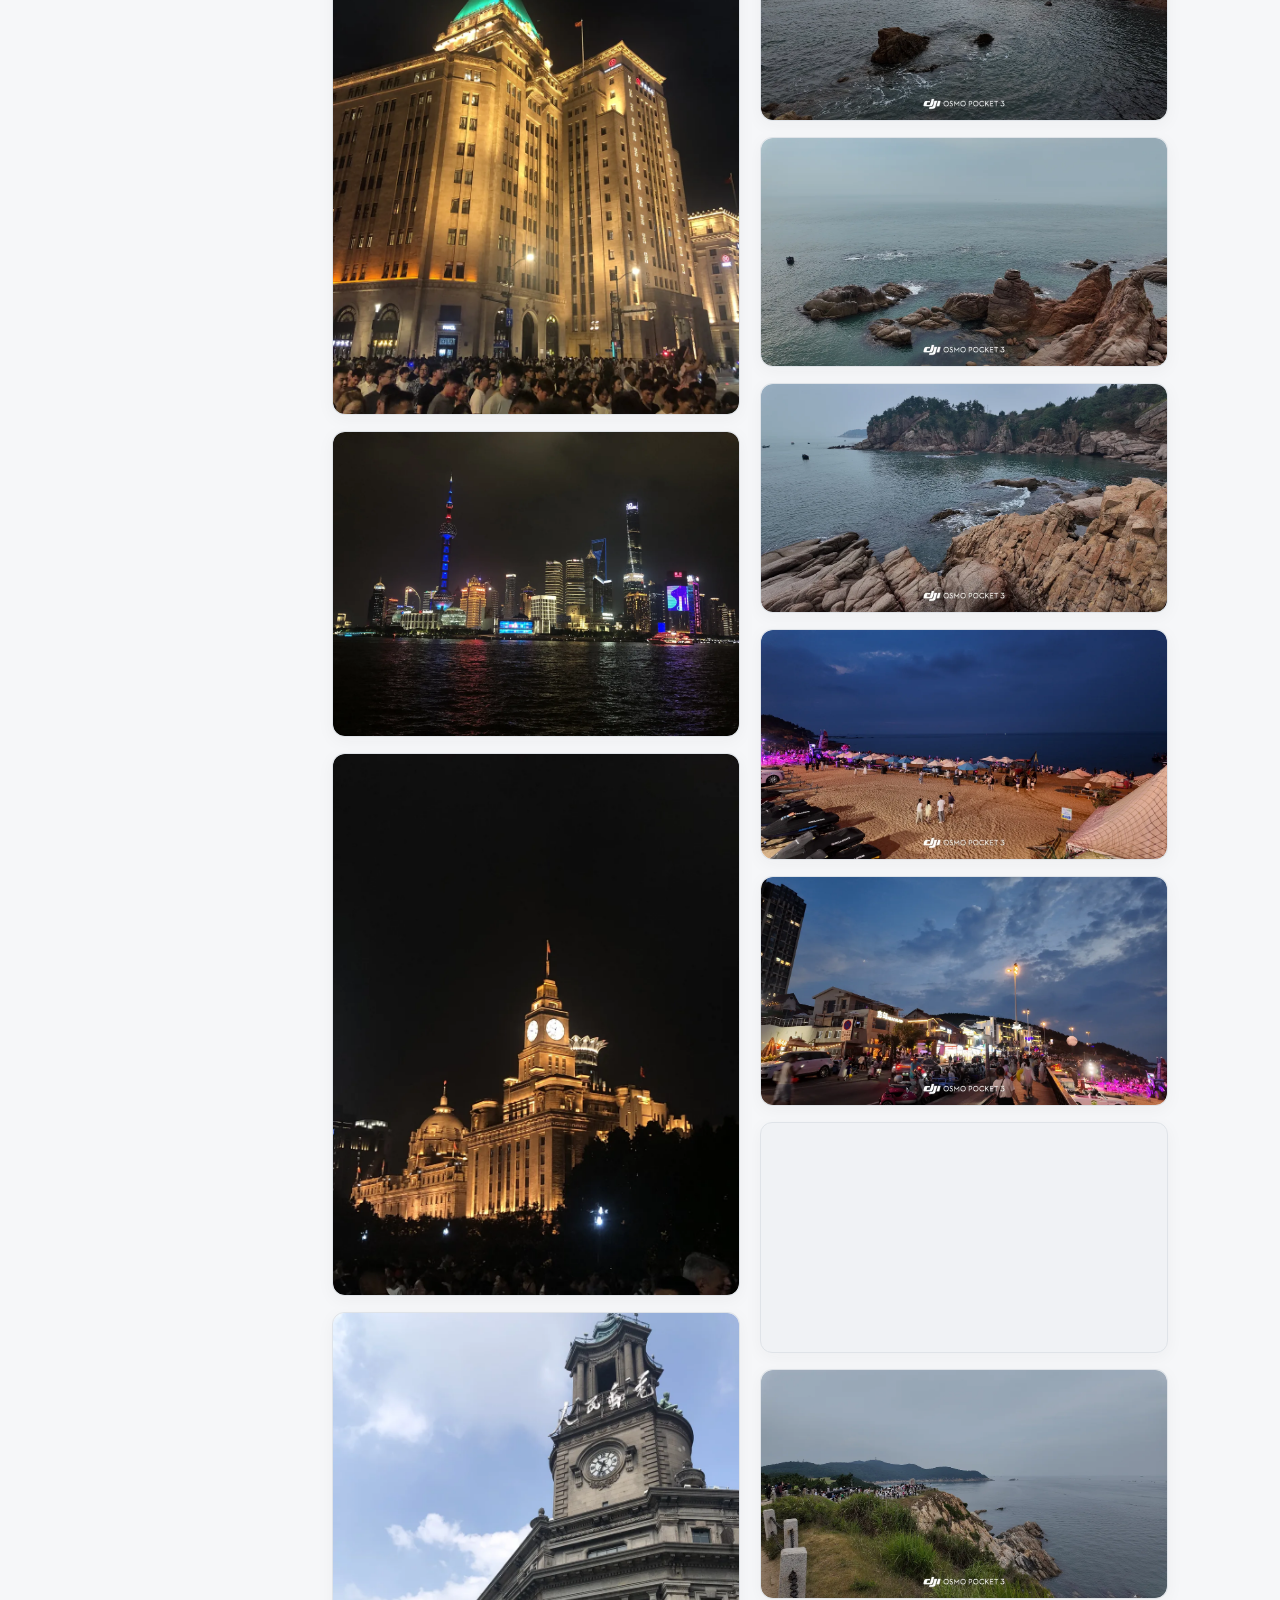
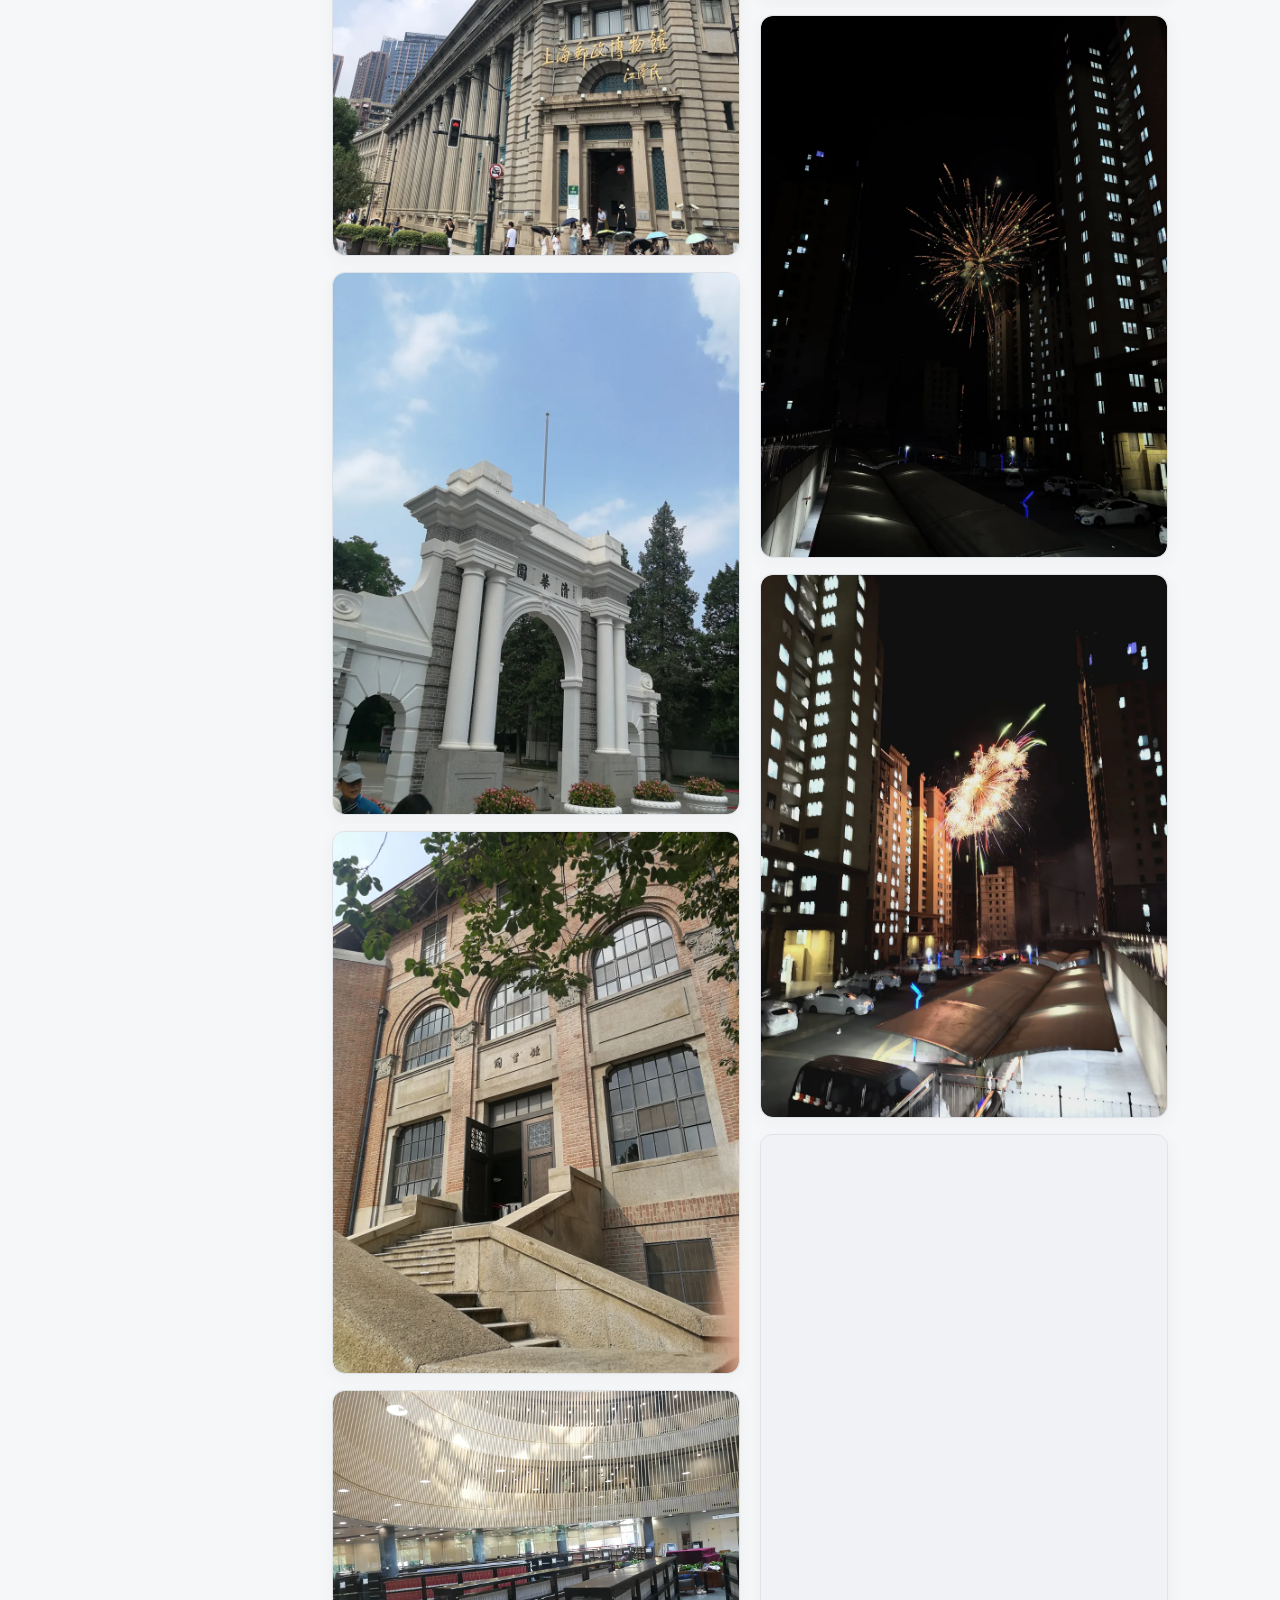
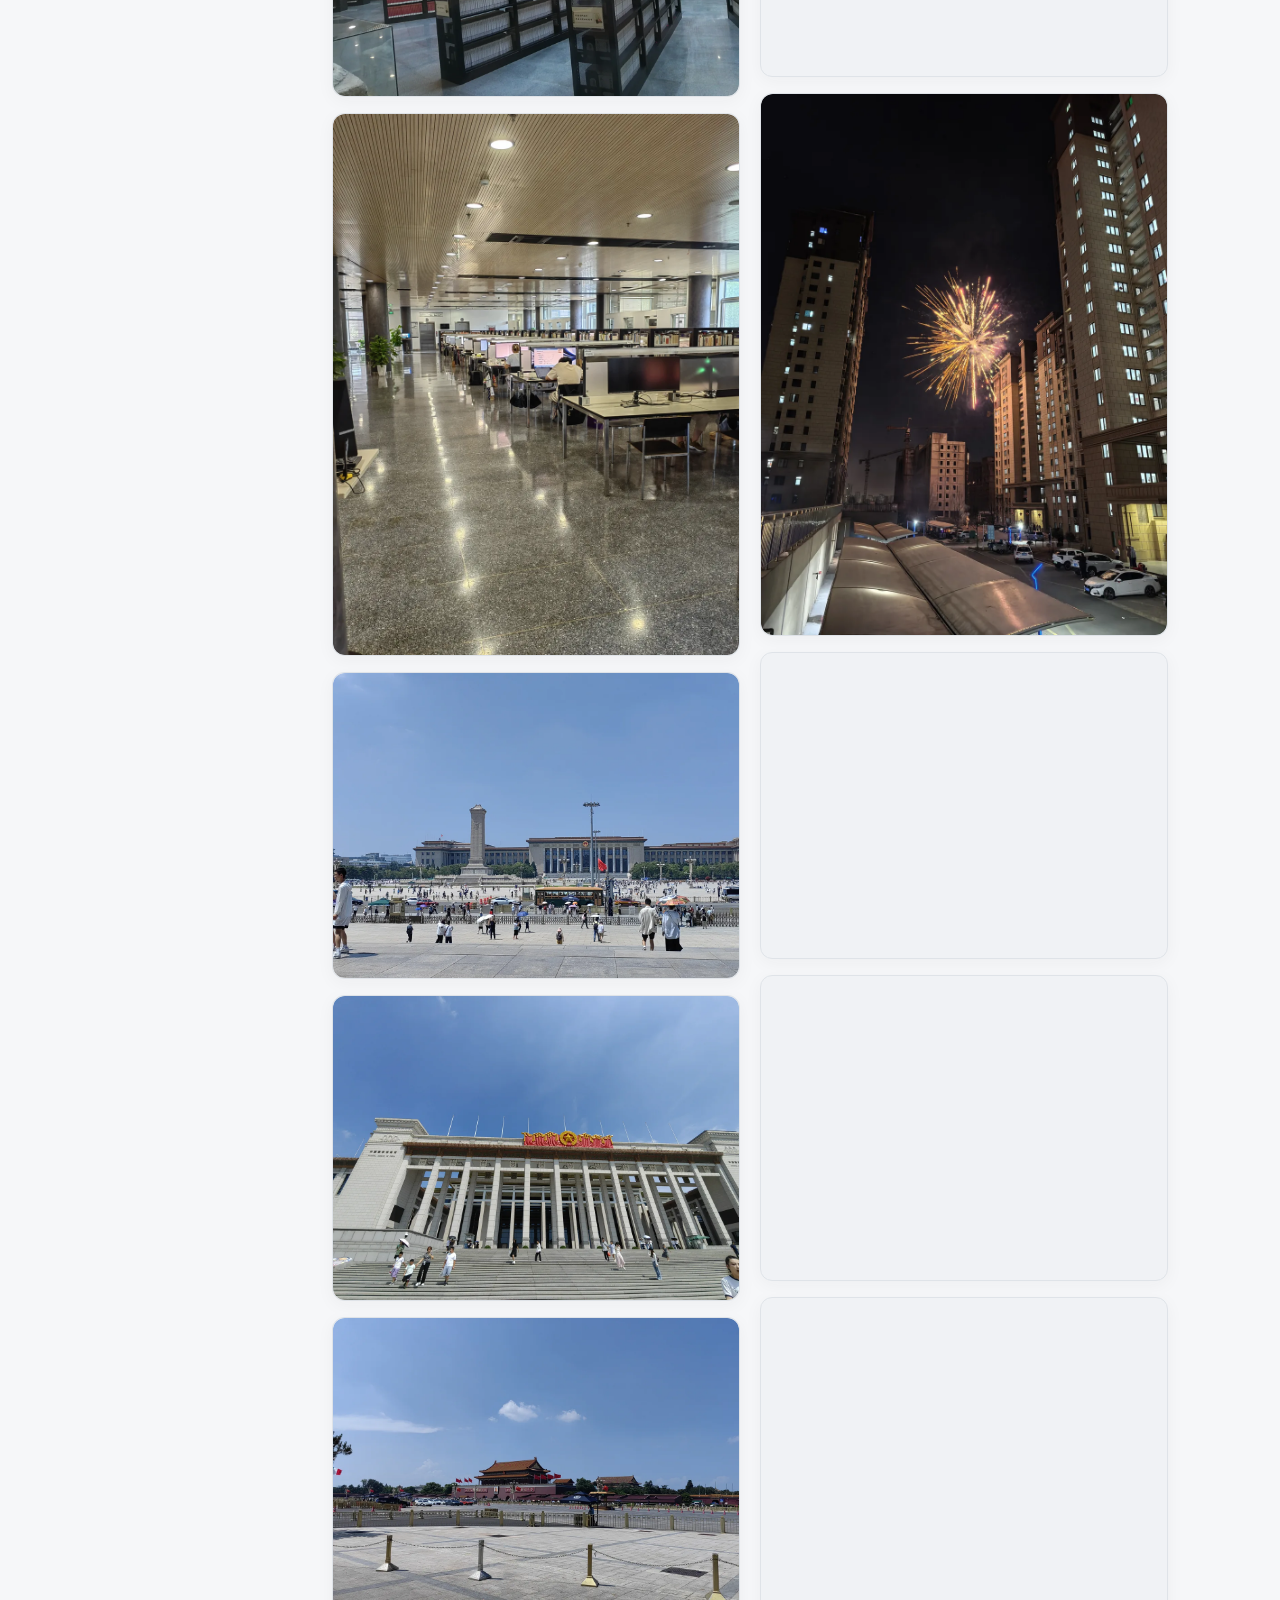
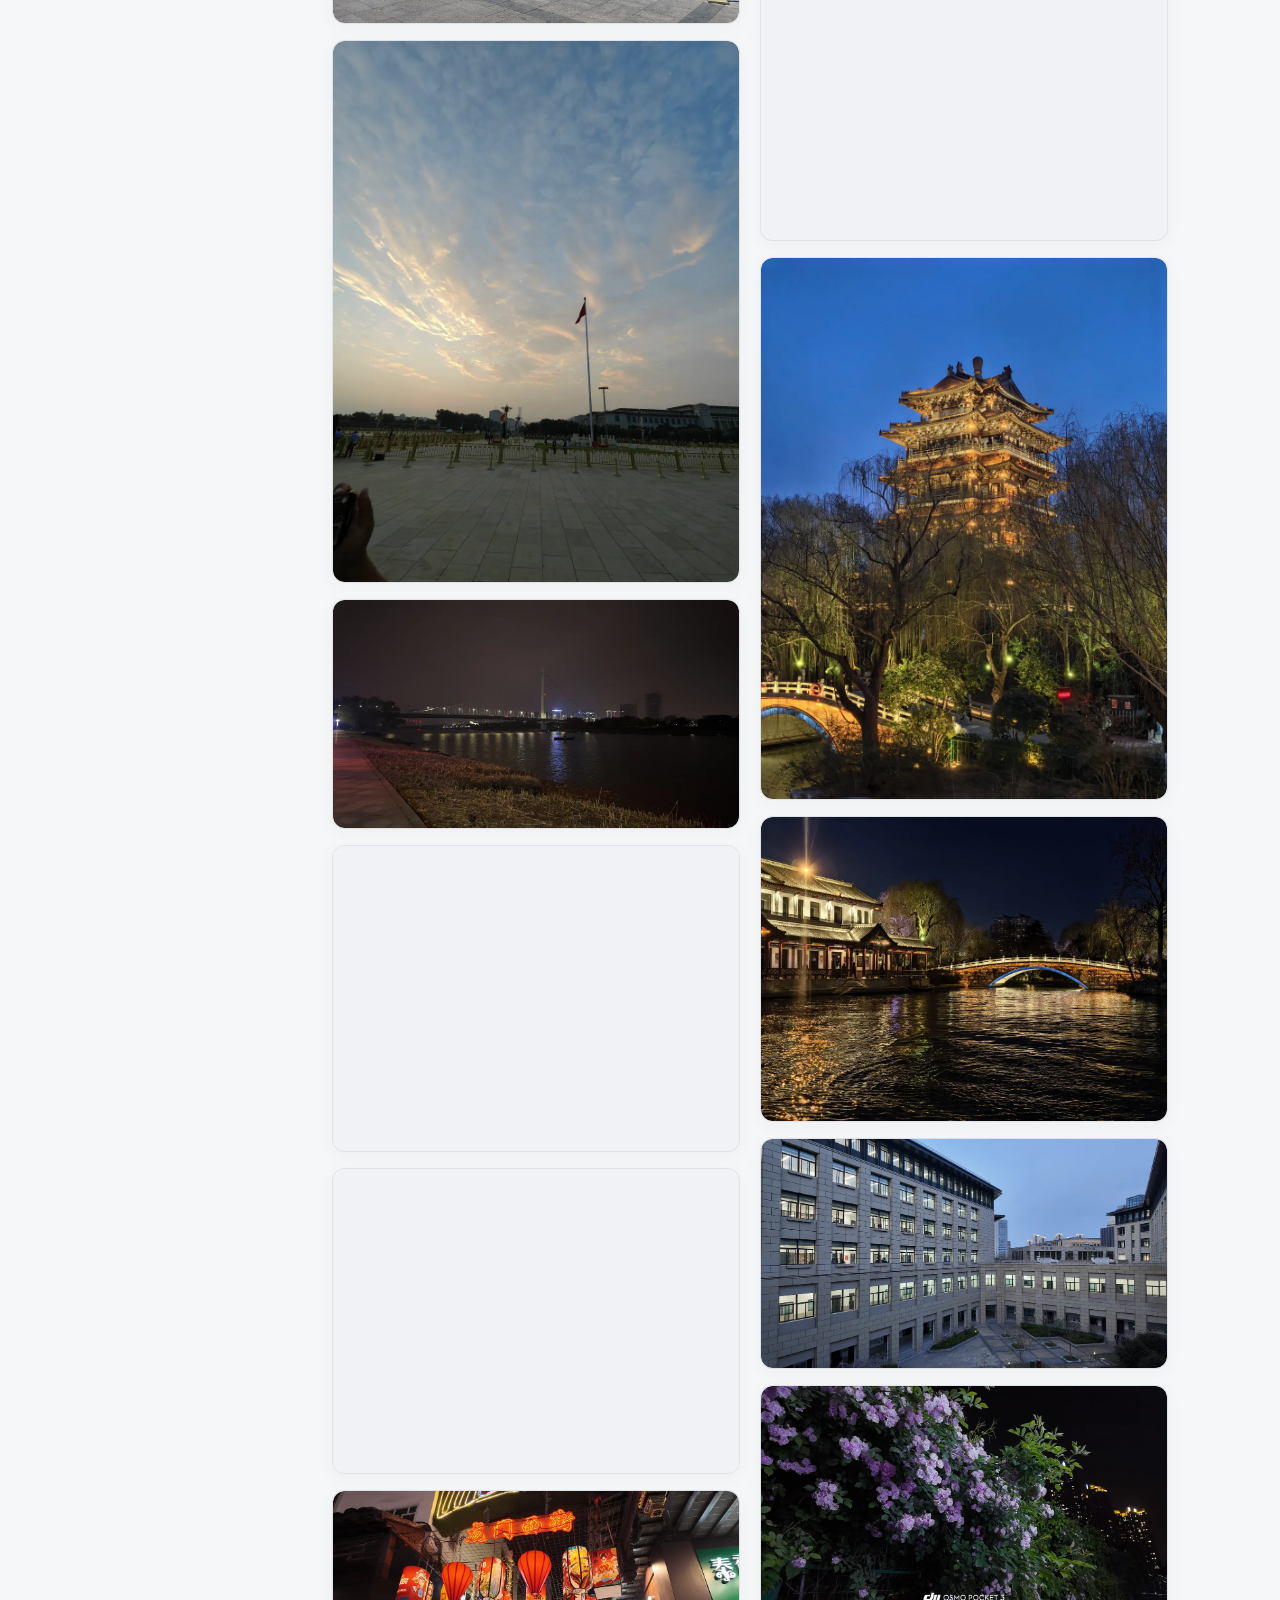
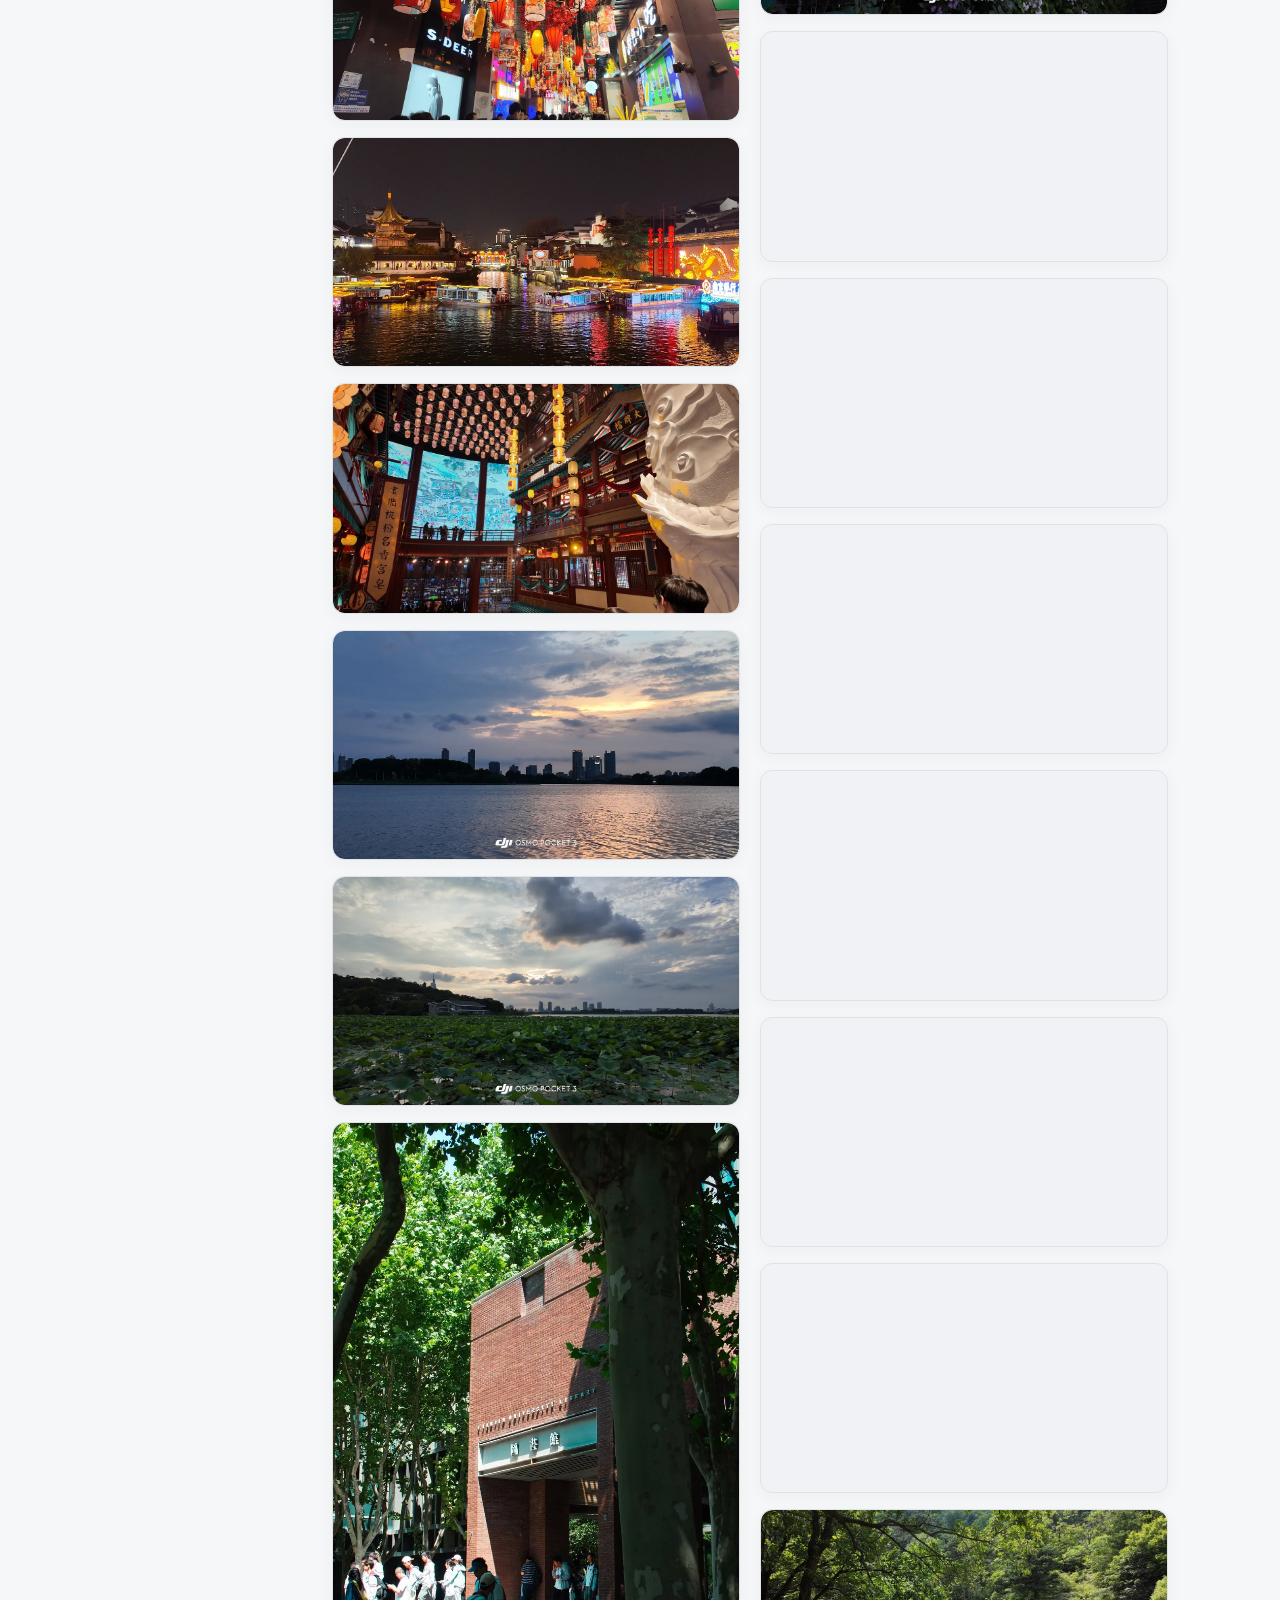
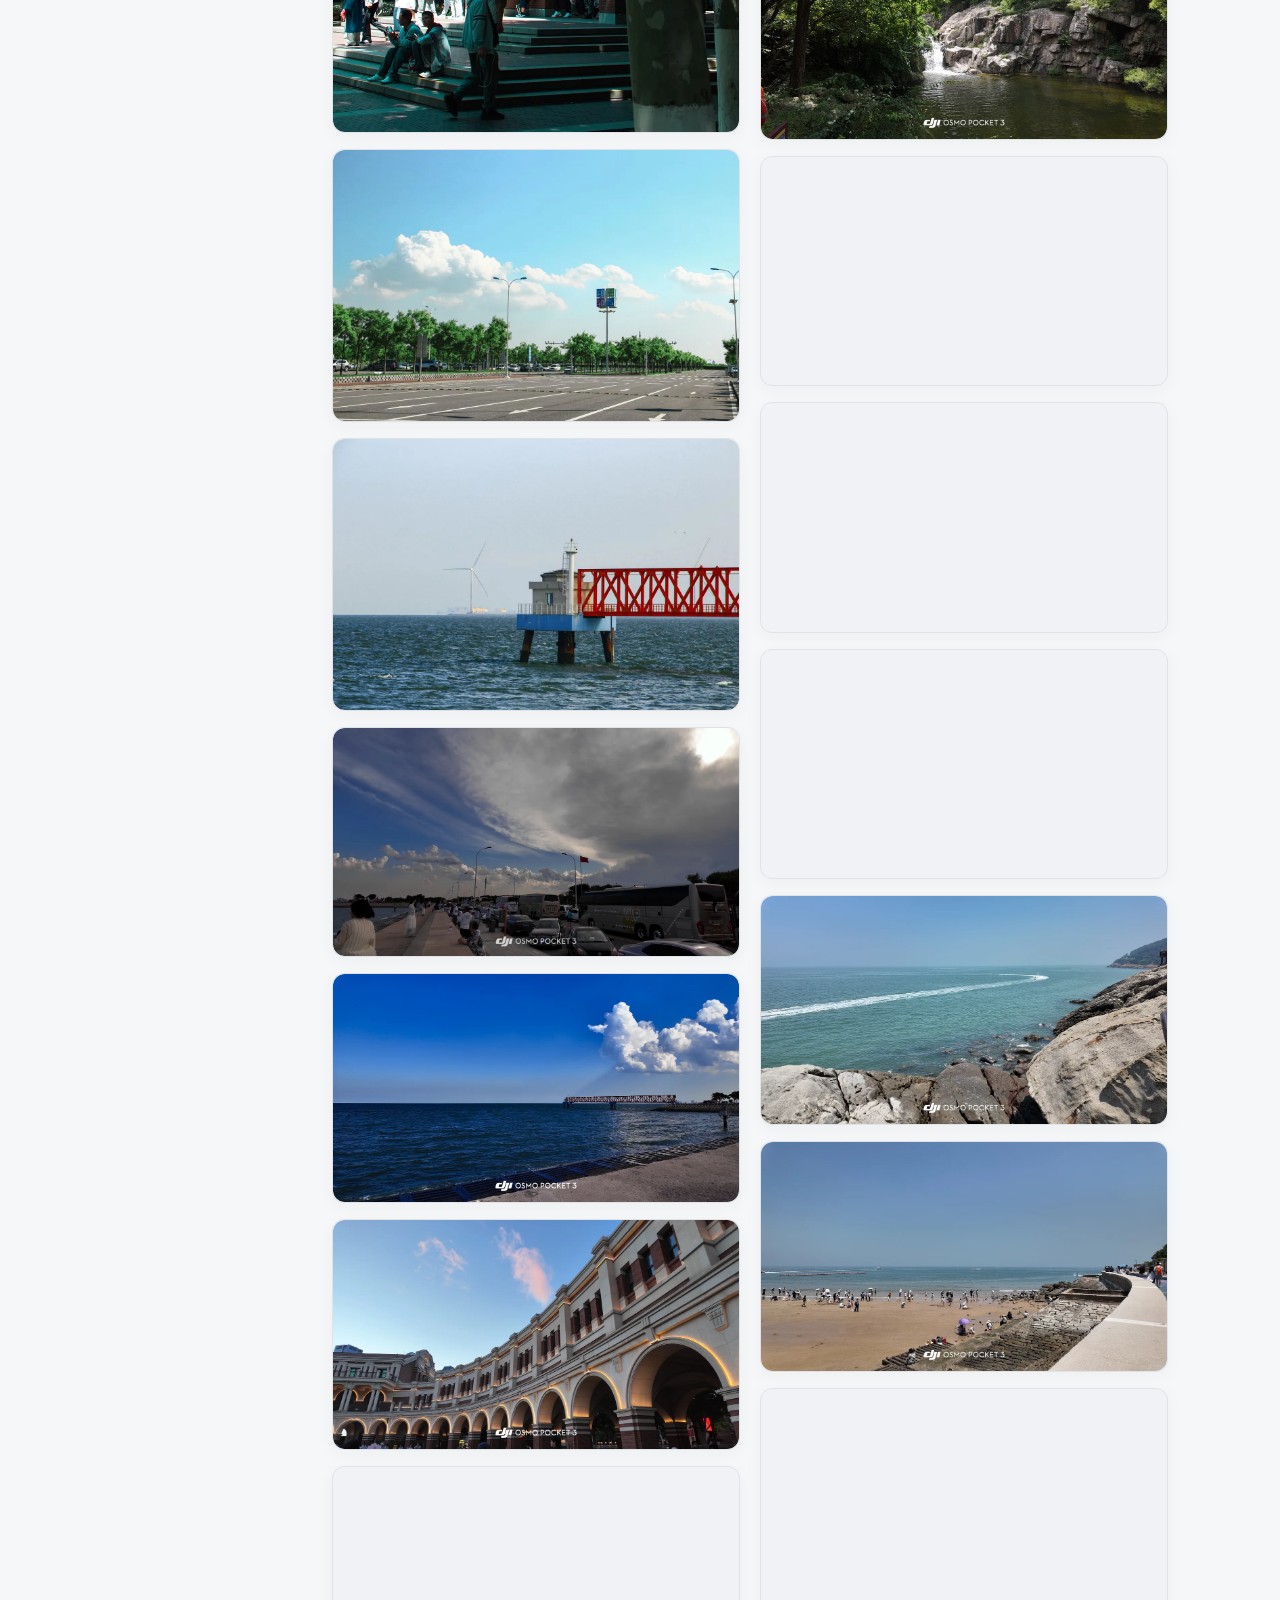
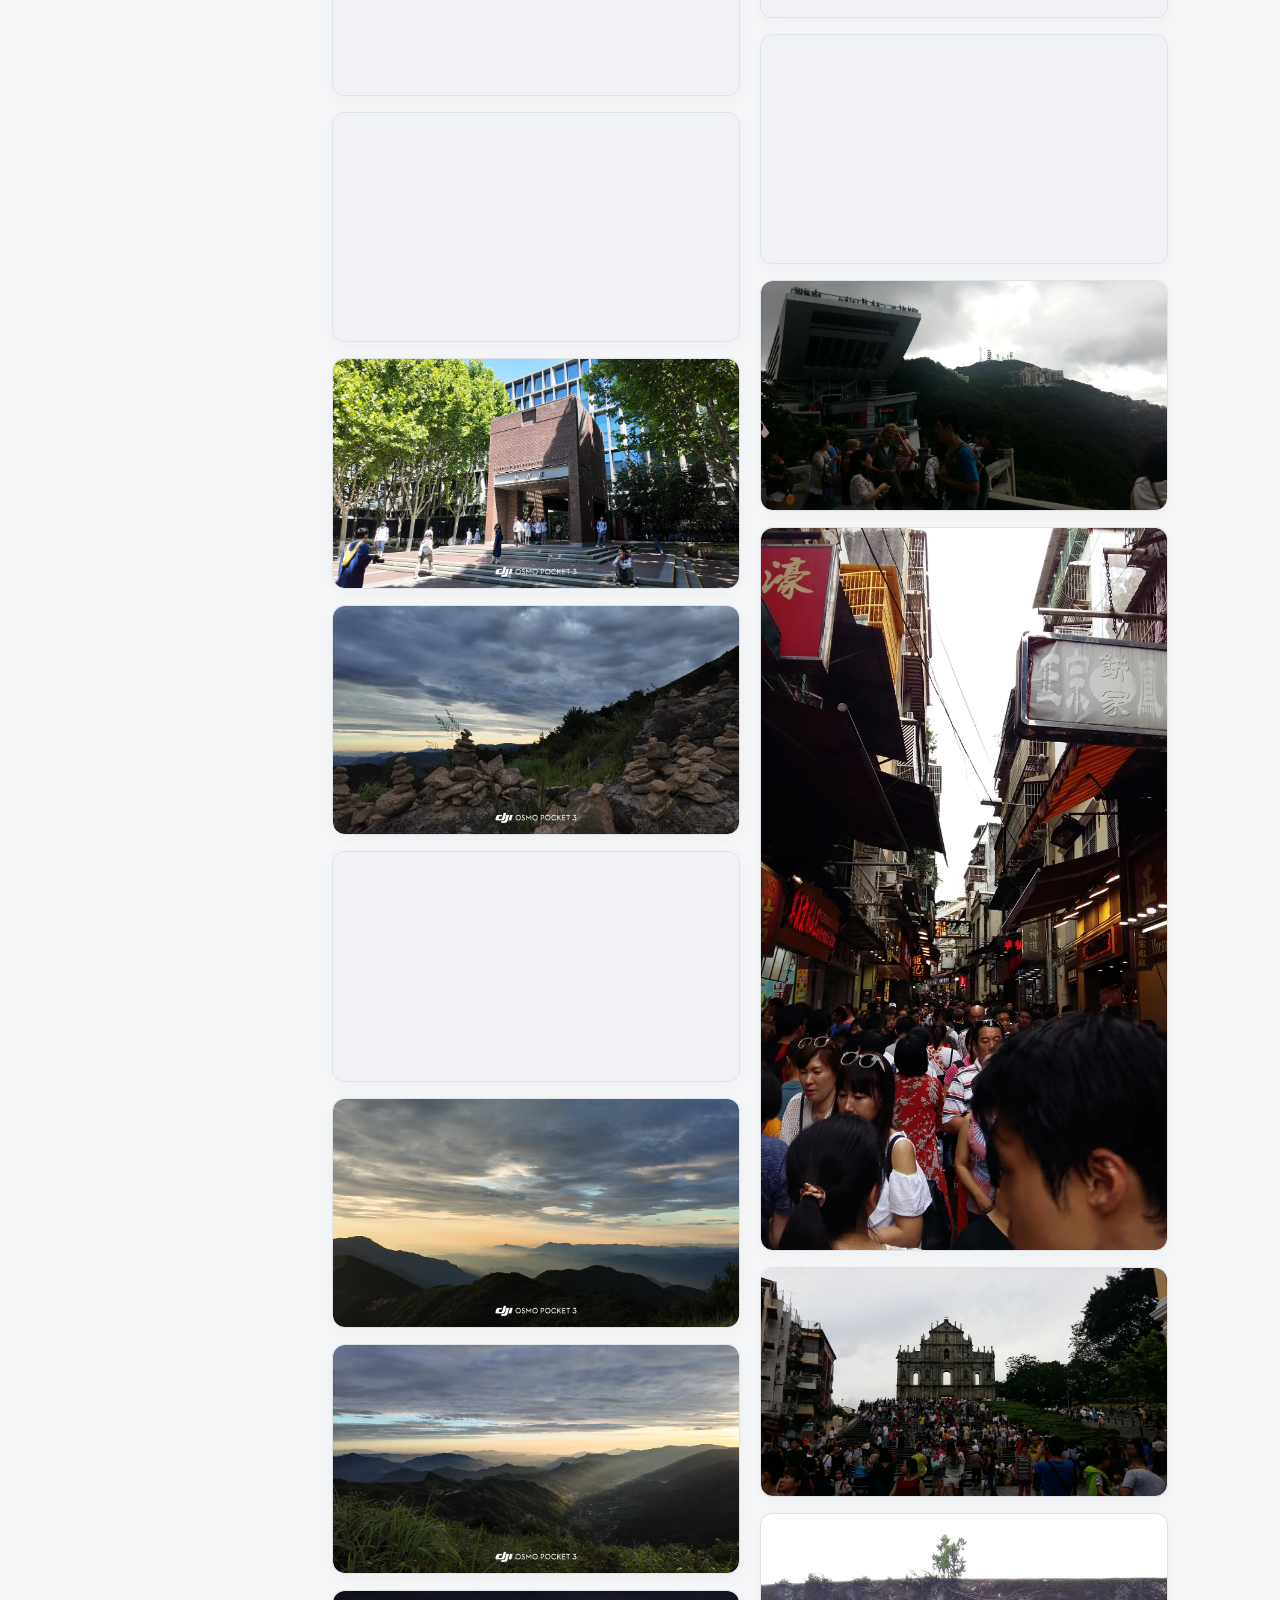
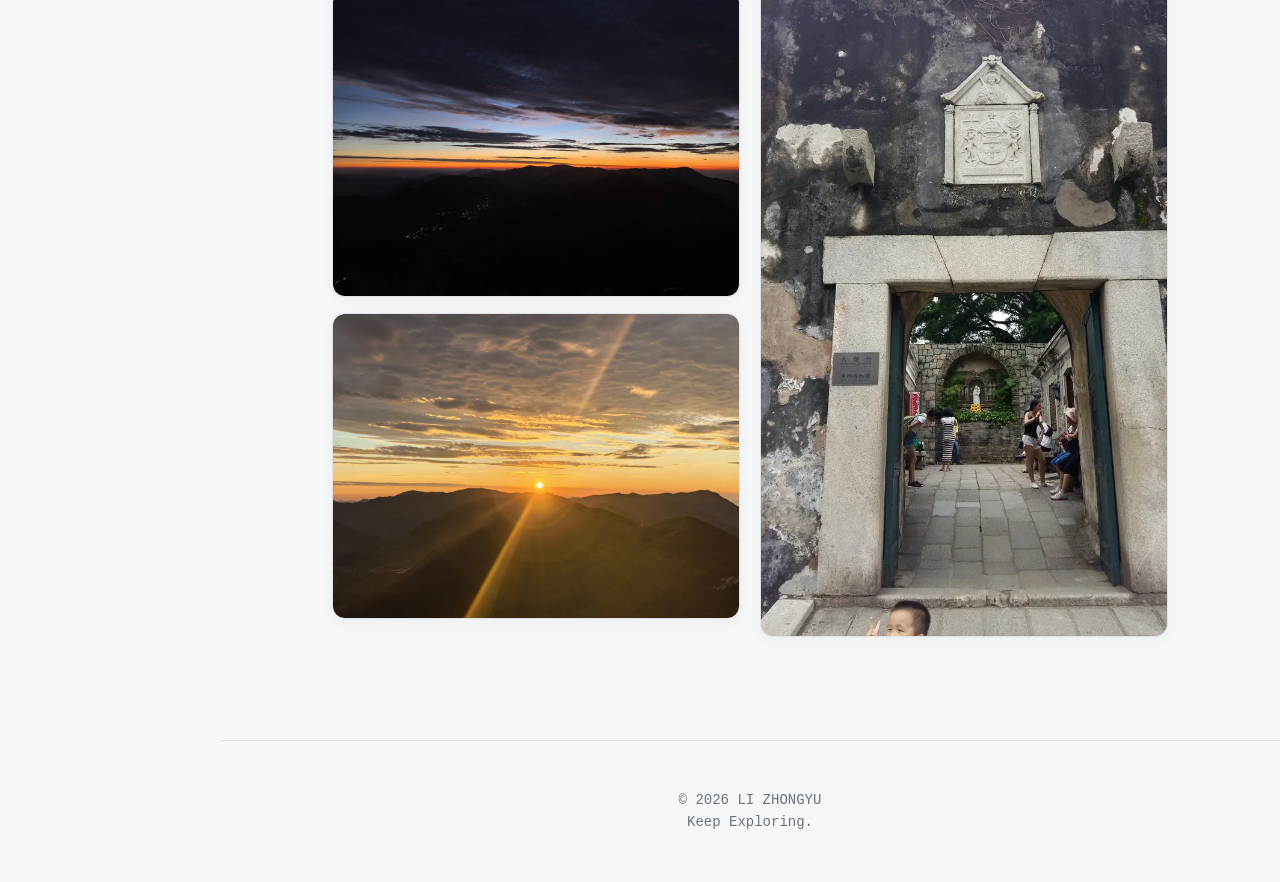
<file: gallery.html>
<!DOCTYPE html>
<!-- 【修改】默认语言改为 en，和网站默认英文一致 -->
<html lang="en">
<head>
<meta charset="UTF-8">
<meta name="viewport" content="width=device-width, initial-scale=1.0">
<title>Gallery · LI ZHONGYU</title>
<link rel="stylesheet" href="css/style.css?v=20261003-intro-download">
<link rel="stylesheet" href="css/theme.css">
</head>
<body data-page="gallery">
<main>
  <section>
    <!-- 这一段是：页面标题、分类筛选按钮、照片墙、"该分类暂无照片"提示 -->
    <p class="label">MY GALLERY</p>
  <div class="editorial-intro" aria-label="Gallery introduction">
    <p data-intro-lang="zh">这里收录了我拍摄的中国各地风景与日常瞬间，拍摄设备主要为 DJI Pocket 3 云台相机。照片经过网页压缩，原图可下载，请勿未经许可转载。由于文件较大，首次加载可能需要 1–2 分钟，之后通常会更快。希望你喜欢我镜头下的风景。</p>
    <p data-intro-lang="en">A collection of moments I've photographed across China, mostly with my DJI Pocket 3. Web images are compressed; original photos are available to download, but please do not repost them without permission. The first visit may take 1–2 minutes to load; later visits should be faster. I hope you enjoy the world through my lens.</p>
  </div>

    <div id="filters" class="filters" role="tablist" aria-label="Categories"></div>
    <div id="gallery" class="masonry"></div>
    <p id="empty" class="muted" hidden>No photos in this category yet.</p>
  </section>
</main>
<!-- 这一段是：点击照片后弹出的信息框（关闭、上一张、下一张） -->
<div id="lightbox" class="lightbox" hidden>
  <button class="lb-close" aria-label="Close">×</button>
  <button class="lb-prev" aria-label="Previous">‹</button>
  <div class="lb-box"><div class="lb-info"></div></div>
  <button class="lb-next" aria-label="Next">›</button>
</div>
<!-- 这一段是：加载照片数据和全站脚本 -->
<script src="js/photos.js" defer></script>
<script src="js/main.js?v=20261003-perf" defer></script>
</body>
</html>
</file>
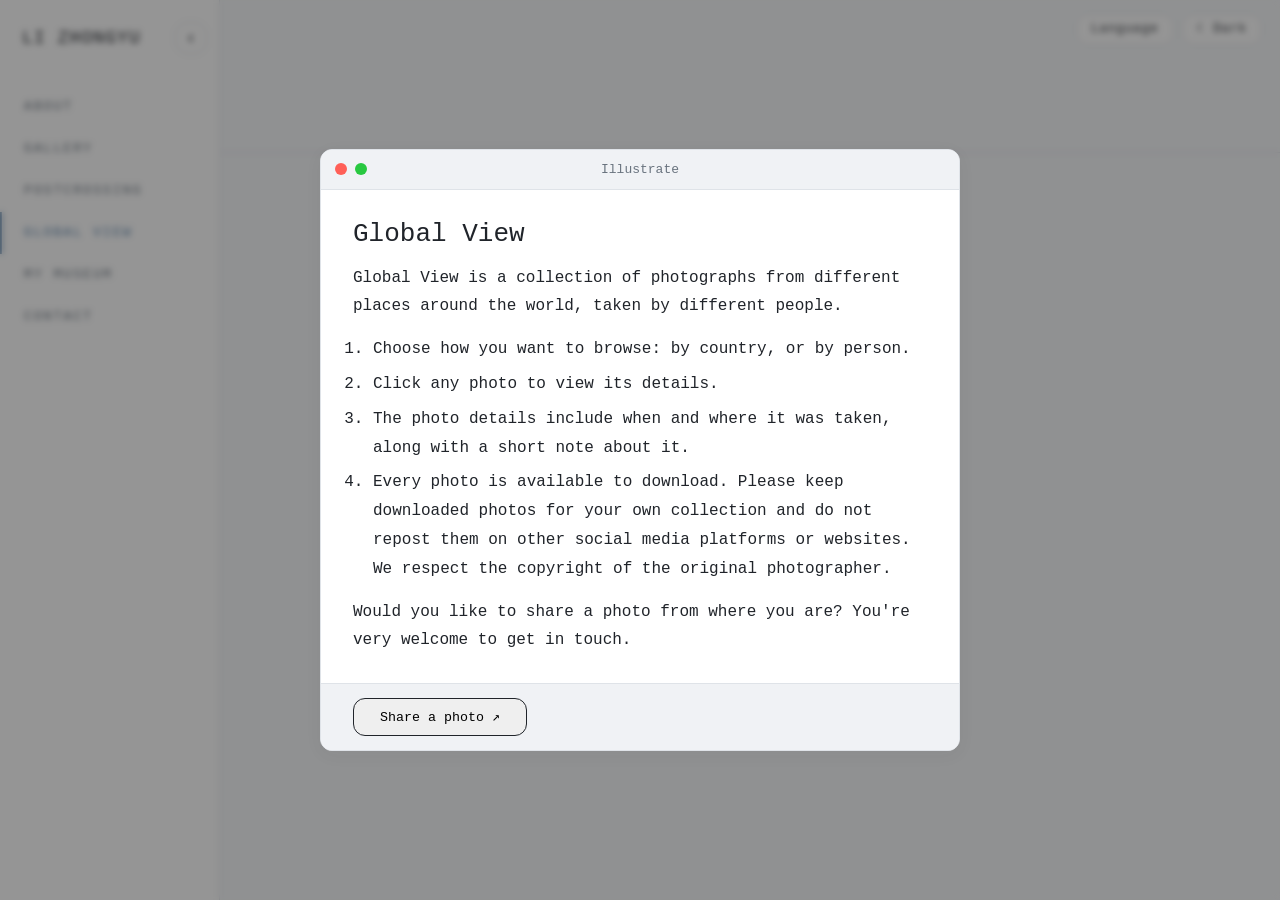
<file: globalview.html>
<!DOCTYPE html>
<html lang="zh-CN">
<head>
<meta charset="UTF-8">
<meta name="viewport" content="width=device-width, initial-scale=1.0">
<title>Global View · LI ZHONGYU</title>
<link rel="stylesheet" href="css/style.css">
<link rel="stylesheet" href="css/theme.css">

<!-- 这一段是：Global View 页面专属样式（只影响 globalview.html，不影响其他页面） -->
<style>
/* ---- Global View 中英文显示：与全站语言切换保持一致 ---- */
html[lang="en"] [data-gv-lang="zh"],
html[lang="zh-CN"] [data-gv-lang="en"],
html[lang="en"] [data-share-lang="zh"],
html[lang="zh-CN"] [data-share-lang="en"]{display:none!important}

/* ---- Global View 照片卡片：与 Gallery 使用同一套卡片 / 缩略图视觉 ---- */
.gv-card img{width:100%;height:auto;display:block;object-fit:cover}
.gv-card .gv-photo-placeholder{display:flex;width:100%;height:100%;box-sizing:border-box;align-items:center;justify-content:center;padding:1rem;background:var(--surface-soft);color:var(--muted);text-align:center;font-size:clamp(12px,1.2vw,14px);line-height:1.6}
.gv-card figcaption{display:none}
.gv-card{min-height:120px}

/* ---- 1) Illustrate 弹窗（macOS 窗口风格） ---- */
.mac-backdrop { position: fixed; inset: 0; z-index: 70; background: rgba(20,20,20,.45); backdrop-filter: blur(3px);
  display: flex; align-items: center; justify-content: center; padding: 24px; animation: fade .25s ease; }   /* 弹窗背后的半透明遮罩 */
.mac-backdrop[hidden] { display: none; }
.mac-win { width: min(640px, 100%); max-height: 86vh; display: flex; flex-direction: column; background: var(--background);
  border: 1px solid var(--border); border-radius: 12px; box-shadow: 0 24px 70px rgba(0,0,0,.28); overflow: hidden;
  transition: width .25s ease, max-height .25s ease; }                                                          /* 弹窗窗口本体（默认大小 640px） */
.mac-win.zoomed { width: min(1100px, 100%); height: 90vh; max-height: 90vh; }                                   /* 点绿色按钮放大后的大小 */
.mac-bar { position: relative; display: flex; align-items: center; height: 40px; padding: 0 14px; flex: none;
  background: var(--surface-soft); border-bottom: 1px solid var(--border); }                                                /* 窗口顶部标题栏 */
.mac-dots { display: flex; gap: 8px; z-index: 1; }                                                              /* 左上角红绿按钮的容器 */
.mac-dot { width: 12px; height: 12px; border: 0; padding: 0; border-radius: 50%; cursor: pointer; color: transparent;
  display: flex; align-items: center; justify-content: center; font-size: 10px; font-weight: 700; line-height: 1; }
.mac-close { background: #ff5f57; }                                                                             /* 红色按钮：关闭（叉号） */
.mac-zoom { background: #28c840; }                                                                              /* 绿色按钮：放大 / 还原 */
.mac-dots:hover .mac-dot { color: rgba(0,0,0,.6); }                                                             /* 鼠标移上去时，按钮里出现 × 和 + 符号，和 macOS 一样 */
.mac-title { position: absolute; left: 0; right: 0; text-align: center; font-size: 13px; color: var(--muted); pointer-events: none; }
.mac-body { padding: 28px 32px; overflow: auto; flex: 1; }                                                      /* 窗口中间的说明内容区（内容多时可滚动） */
.mac-body h2 { font-size: 26px; margin-bottom: 12px; }
.mac-body p { max-width: none; }
.mac-body ol { margin: 14px 0 14px 0; padding-left: 20px; }
.mac-body li { margin-bottom: 6px; }
.mac-foot { flex: none; padding: 14px 32px; border-top: 1px solid var(--border); background: var(--surface-soft); }       /* 窗口底部：跳转到 Contact 的按钮所在栏 */
.mac-foot .btn { margin: 0; }

/* ---- 2) 选择分类：页面中央两个大按钮 ---- */
.gv-choice { min-height: 62vh; display: flex; align-items: center; justify-content: center; gap: 28px; flex-wrap: wrap; }
.gv-choice[hidden] { display: none; }
.gv-big { width: min(340px, 100%); min-height: 220px; padding: 28px; background: none; border: 1px solid var(--text); border-radius: 2px;
  font: inherit; color: var(--text); text-align: left; cursor: pointer; display: flex; flex-direction: column; justify-content: flex-end;
  transition: background .25s, color .25s; }                                                                    /* 两个大选项按钮 */
.gv-big:hover { background: var(--text); color: var(--background); }                                           /* 鼠标移上去时反色 */
.gv-big strong { font-family: var(--serif); font-weight: 400; font-size: 28px; margin-bottom: 6px; }
.gv-big span { font-size: 14px; opacity: .75; }
.gv-share { width:100%; margin-top: 18px; text-align:center; color:var(--muted); font-size:13px; }
.gv-share-btn { margin-top:8px; font-size:13px; padding:7px 18px; }
.gv-share-msg { margin-left:8px; }


/* ---- 3) 真正的照片页面：分组标题 + 照片墙 ---- */
.gv-head { display: flex; align-items: baseline; justify-content: space-between; flex-wrap: wrap; gap: 8px 24px; margin-bottom: 8px; }
.gv-head .label { margin-bottom: 0; }
.gv-back { background: none; border: 0; border-bottom: 1px solid var(--border); padding: 0; font: inherit; font-size: 13px; letter-spacing: .12em; color: var(--muted); cursor: pointer; }
.gv-back:hover { color: var(--text); border-color: var(--text); }                                              /* "Change" 返回分类选择的按钮 */
.gv-group { padding: 32px 0 8px; }
.gv-group h2 { font-size: 24px; margin-bottom: 18px; }                                                          /* 每一组的标题（国家名或人名） */
.gv-view[hidden] { display: none; }

/* ---- 以后加新国家要注意：在 globalphotos.js 里新增某个国家的照片时，
也要在最下面的 countryLocations 里补一行，国家名必须和照片数据里的 country 写得一模一样。
比如加巴西，就要写一行 "Brazil": { lat: -15.79, lon: -47.88 },（巴西利亚）。
如果漏了这一行，这个国家的照片照常显示，只是右边没有地图，页面不会出错。 ---- */

/* ---- 4) 每个国家右侧的小地图（只在"按国家"分类时出现） ---- */
.gv-row.has-map { display: grid; grid-template-columns: minmax(0, 1fr) 280px; gap: 32px; align-items: start; }   /* 左边照片，右边 280px 宽的地图（想改地图大小就改这个 280px） */
.gv-row.has-map .masonry { column-count: 2; }                                                                   /* 有地图时，照片墙变成 3 列 */
.gv-map { position: sticky; top: 24px; border: 1px solid var(--border); background: #e9e7e0; }                  /* 小地图的外框（照片很多时，地图会跟着页面滚动停在旁边） */
.gv-coord { padding: 8px 12px; font-size: 12px; letter-spacing: .12em; color: var(--muted); background: var(--background);
  border-bottom: 1px solid var(--border); font-variant-numeric: tabular-nums; }                                 /* 地图顶部的经纬度文字 */
.gv-map svg { display: block; width: 100%; height: auto; }
.gv-cross { stroke: var(--text); stroke-width: .5; opacity: .35; stroke-dasharray: 3 3; }                       /* 穿过位置的十字虚线（经线和纬线） */
.gv-pin { fill: var(--text); }                                                                                  /* 位置小圆点 */
.gv-ring { fill: none; stroke: var(--text); stroke-width: 1.2; }                                                /* 位置外圈 */
@media (max-width: 1100px) { .gv-row.has-map .masonry { column-count: 2; } }                                    /* 屏幕较窄时，照片墙改成 2 列 */
@media (max-width: 900px) { .gv-row.has-map { grid-template-columns: 1fr; } .gv-map { position: static; order: -1; } }   /* 屏幕很窄时，地图移到照片上方 */

/* ---- Share a photo：说明弹窗（沿用 Illustrate 的 macOS 窗口风格） ---- */
.gv-share-backdrop { position: fixed; inset: 0; z-index: 75; background: rgba(20,20,20,.45); backdrop-filter: blur(3px); display: flex; align-items: center; justify-content: center; padding: 24px; animation: fade .25s ease; }
.gv-share-backdrop[hidden] { display: none; }
.gv-share-win { width: min(700px, 100%); max-height: 88vh; display: flex; flex-direction: column; background: var(--background); border: 1px solid var(--border); border-radius: 12px; box-shadow: 0 24px 70px rgba(0,0,0,.28); overflow: hidden; }
.gv-share-body { padding: 28px 32px 18px; overflow: auto; flex: 1; }
.gv-share-body h2 { font-size: 28px; font-weight: 700; margin-bottom: 20px; line-height: 1.35; }
.gv-share-body h3 { font-size: 16px; font-weight: 700; margin: 24px 0 10px; line-height: 1.5; }
.gv-share-body p { max-width: none; margin: 0 0 10px; line-height: 1.8; }
.gv-share-body ol { margin: 8px 0 16px; padding-left: 22px; }
.gv-share-body li { margin-bottom: 10px; line-height: 1.75; }
.gv-share-main-list { list-style-type: decimal; }
.gv-share-main-list > li > ol { list-style-type: lower-alpha; margin: 8px 0 4px; padding-left: 24px; }
.gv-share-main-list > li > ol > li { margin-bottom: 6px; }

.gv-share-foot { flex: none; display: flex; align-items: center; justify-content: space-between; gap: 16px; padding: 14px 32px; border-top: 1px solid var(--border); background: var(--surface-soft); }
.gv-share-foot .btn { margin: 0; }
.gv-share-status { color: var(--muted); font-size: 12px; }
.gv-share-agreement { display: flex; align-items: flex-start; gap: 10px; margin-top: 24px; padding-top: 18px; border-top: 1px solid var(--border); font-size: 13px; line-height: 1.65; color: var(--muted); }
.gv-share-agreement input { flex: none; width: 16px; height: 16px; margin: 3px 0 0; accent-color: var(--accent); cursor: pointer; }
.gv-share-agreement label { cursor: pointer; }
.gv-share-agreement a { color: var(--text); text-decoration: underline; text-underline-offset: 3px; }
.gv-share-agreement a:hover { color: var(--accent); }
.gv-share-fallback { display: none; color: var(--muted); font-size: 12px; line-height: 1.6; }
.gv-share-foot.sent .gv-share-fallback { display: inline; }
@media (max-width: 600px) { .gv-share-body { padding: 22px 20px 14px; } .gv-share-foot { padding: 12px 20px; } }
</style>
</head>

<body data-page="globalview">
<!-- 左侧导航栏和页脚由 js/main.js 自动生成，不用在这里写 -->
<main>
  <section>
    <!-- 这一段是：第 2 步——选择分类（页面中央两个大按钮，关闭 Illustrate 弹窗后出现） -->
    <div class="gv-choice" id="gvChoice" hidden>
      <button class="gv-big" type="button" data-mode="country"><strong>By Country</strong><span>Browse photos by where they were taken</span></button>
      <button class="gv-big" type="button" data-mode="person"><strong>By Person</strong><span>Browse photos by who took them</span></button>
      <div class="gv-share">
        <span>Have a photo you'd like to share with Global View?</span>
        <button class="btn gv-share-btn" id="gvShareBtn" type="button"><span data-gv-lang="en">Share a photo ↗</span><span data-gv-lang="zh" hidden>分享一张照片 ↗</span></button>
        <span class="gv-share-msg" id="gvShareMsg" aria-live="polite"></span>
      </div>
    </div>

    <!-- 这一段是：第 3 步——真正的照片页面（选好分类后出现） -->
    <div class="gv-view" id="gvView" hidden>
      <div class="gv-head">
        <p class="label" id="gvLabel">GLOBAL VIEW</p>
        <button class="gv-back" id="gvBack" type="button">← Change</button>
      </div>
      <div id="gvGroups"></div>
    </div>
  </section>
</main>

<!-- 这一段是：第 1 步——Illustrate 弹窗（进入页面时自动弹出；左上角红色 = 关闭，绿色 = 放大 / 还原） -->
<div class="mac-backdrop" id="gvIntro">
  <div class="mac-win" id="gvWin" role="dialog" aria-modal="true" aria-label="Illustrate">
    <div class="mac-bar">
      <div class="mac-dots">
        <button class="mac-dot mac-close" id="gvClose" type="button" aria-label="Close">×</button>
        <button class="mac-dot mac-zoom" id="gvZoom" type="button" aria-label="Enlarge">+</button>
      </div>
      <div class="mac-title">Illustrate</div>
    </div>
    <!-- 弹窗中间的说明文字：想改说明内容，直接改这里 -->
    <div class="mac-body">
      <h2 data-gv-lang="en">Global View</h2><h2 data-gv-lang="zh" hidden>全球视野</h2>
      <p><span data-gv-lang="en">Global View is a collection of photographs from different places around the world, taken by different people.</span><span data-gv-lang="zh" hidden>Global View 汇集了来自世界各地、由不同人拍摄的照片。</span></p>
      <ol>
        <li><span data-gv-lang="en">Choose how you want to browse: by country, or by person.</span><span data-gv-lang="zh" hidden>你可以选择按国家或按人物浏览。</span></li>
        <li><span data-gv-lang="en">Click any photo to view its details.</span><span data-gv-lang="zh" hidden>点击任意照片即可查看详细信息。</span></li>
        <li><span data-gv-lang="en">The photo details include when and where it was taken, along with a short note about it.</span><span data-gv-lang="zh" hidden>照片详情包括拍摄时间、地点，以及一段简短的说明。</span></li>
        <li><span data-gv-lang="en">Every photo is available to download. Please keep downloaded photos for your own collection and do not repost them on other social media platforms or websites. We respect the copyright of the original photographer.</span><span data-gv-lang="zh" hidden>每张照片都提供下载。请自行收藏，不要将下载的照片发布到其他社交媒体或网站，我们尊重原作者的版权。</span></li>
      </ol>
      <p><span data-gv-lang="en">Would you like to share a photo from where you are? You're very welcome to get in touch.</span><span data-gv-lang="zh" hidden>如果你愿意分享一张在你所在地方拍摄的照片，欢迎联系我。</span></p>
    </div>
    <!-- 弹窗底部：跳转到 Contact 页面的选项 -->
    <div class="mac-foot"><button class="btn" id="gvIntroShare" type="button"><span data-gv-lang="en">Share a photo ↗</span><span data-gv-lang="zh" hidden>分享一张照片 ↗</span></button></div>
  </div>
</div>

<!-- Share a photo 说明弹窗：点击 Share a photo 后出现，Send 才会复制文案并打开默认邮件 App -->
<div class="gv-share-backdrop" id="gvShareModal" hidden>
  <div class="gv-share-win" role="dialog" aria-modal="true" aria-labelledby="gvShareTitle">
    <div class="mac-bar">
      <div class="mac-dots">
        <button class="mac-dot mac-close" id="gvShareClose" type="button" aria-label="Close">×</button>
      </div>
      <div class="mac-title">Share a photo</div>
    </div>
    <div class="gv-share-body">
      <div data-share-lang="zh">
        <h2 id="gvShareTitle">在分享之前，还有一些事需要你知道</h2>
        <h3>一、正确的上传方式</h3>
        <p>点击页面下方的 <strong>Send</strong> 后，网站会复制一份提前准备好的邮件文案，并打开你设备的默认邮件 App。阅读完下面的说明后，请点击页面底部的 <a href="#gvAgreement">“我已阅读并理解《照片投稿授权协议》”</a>，即可启用 <strong>Send</strong>。</p>
        <p>接下来，你只需要在邮件中附上你想分享的照片，并按照文案中的提示填写信息，然后发送即可。</p>
        <h3>二、不得不说的一些事</h3>
        <ol class="gv-share-main-list">
          <li>上传即表示你同意我将照片展示在我的网站上。不过请放心，我不会将你发送来的照片用于这个网页以外的其他用途。</li>
          <li>你发送来的照片可能会被其他人下载。我会提醒访问者尊重你的版权，但有些事情无法完全避免，希望你能够理解。</li>
          <li>你的隐私很重要。
            <ol>
              <li>这个网站主要收录来自不同国家、由当地人拍摄的风景、建筑、自然、文化等内容。</li>
              <li>请不要把任何私人信息或其他不适合公开的内容上传给我。</li>
              <li>如果未来你希望自己的照片不再展示，也可以联系我，我会尽快将其撤下。</li>
            </ol>
          </li>
          <li>如果我认为你的照片严重不符合 Global View 的内容要求，我会通过邮件回复你。我保留不上传不符合要求照片的权利，但希望我们不会遇到这样的情况。</li>
        </ol>
        <p>就这么多。祝你生活顺利，天天都有好心情。</p>
      </div>
      <div data-share-lang="en" hidden>
        <h2>Before you share, there are a few things you should know</h2>
        <h3>1. How to send your photo</h3>
        <p>When you click <strong>Send</strong> below, the website will copy a prepared email message and open your device's default mail app. After reading the information below, please click <a href="#gvAgreement">“I have read and understood the Photo Submission License Agreement”</a> at the bottom of this page to enable <strong>Send</strong>.</p>
        <p>All you need to do is attach the photo you would like to share, fill in the information requested in the message, and send the email.</p>
        <h3>2. A few things worth knowing</h3>
        <ol class="gv-share-main-list">
          <li>By sending a photo to me, you are giving permission for me to display it on my website. Don't worry, though — I will not use the photo for anything outside this website.</li>
          <li>Other people may be able to download the photo you send. I will remind visitors to respect your copyright, but some things cannot be completely prevented. I hope you understand.</li>
          <li>Your privacy matters.
            <ol>
              <li>Global View mainly collects landscapes, architecture, nature, culture, and similar content photographed by people in different countries.</li>
              <li>Please do not send me private information or anything that should not be made public.</li>
              <li>If you ever want your photo removed from the website, just contact me and I will take it down as soon as possible.</li>
            </ol>
          </li>
          <li>If I feel that a photo seriously does not meet the requirements for Global View, I will reply to you by email. I reserve the right not to upload photos that do not meet the requirements, although I hope we never have to do that.</li>
        </ol>
        <p>That's all. Wishing you all the best and a lovely day.</p>
      </div>
      <div class="gv-share-agreement" id="gvAgreementSection">
        <input id="gvAgreement" type="checkbox" aria-describedby="gvAgreementText">
        <label for="gvAgreement" id="gvAgreementText">
          <span data-share-lang="zh">我已阅读并理解 <a href="Photo%20Submission%20License%20Agreement/photo-submission-license-agreement.pdf" target="_blank" rel="noopener">Photo Submission License Agreement (PDF)</a>。</span>
          <span data-share-lang="en" hidden>I have read and understood the <a href="Photo%20Submission%20License%20Agreement/photo-submission-license-agreement.pdf" target="_blank" rel="noopener">Photo Submission License Agreement (PDF)</a>.</span>
        </label>
      </div>
    </div>
    <div class="gv-share-foot">
      <span class="gv-share-status" id="gvSendStatus" aria-live="polite"></span>
      <span class="gv-share-fallback" id="gvShareFallback"><span data-share-lang="zh" hidden>如果没有自动跳转，文本已经复制完成，麻烦自行粘贴。</span><span data-share-lang="en" hidden>If the mail app does not open automatically, the message has already been copied — please paste it yourself.</span></span>
      <button class="btn" id="gvSendBtn" type="button">
        <span data-share-lang="zh">Send ↗</span>
        <span data-share-lang="en" hidden>Send ↗</span>
      </button>
    </div>
  </div>
</div>

<!-- 这一段是：点击照片后的详细信息（不加载大图） -->
<div id="lightbox" class="lightbox" hidden>
  <button class="lb-close" aria-label="Close">×</button>
  
  <div class="lb-box"><div class="lb-info"></div></div>
  
</div>

<!-- 这一段是：加载脚本（世界地图数据 → 照片数据 → 全站导航 → 本页逻辑） -->
<script src="js/worldmap.js" defer></script>
<script src="js/globalphotos.js" defer></script>
<script src="js/main.js" defer></script>
<script src="js/globalview.js" defer></script>
<script>
const GV_SHARE = {
  en: {
    title: "Share a photo for Global View",
    text: "Hello! I'd like to share a photo I took myself for the Global View section of your website (https://lizhongyu-space.github.io/globalview.html).\n\nIt's a place, landscape, street, everyday moment, or simply a scene that means something to me.\n\nMy name or nickname: [your name or nickname]\nCountry: [country]\nDescription: [optional]\n\nI'll attach the photo to this email and send it to lzy2504@outlook.com. Thank you for creating a space where people can share a little piece of where they live!"
  },
  zh: {
    title: "为 Global View 分享一张照片",
    text: "你好！我想为你的网站 Global View 板块（https://lizhongyu-space.github.io/globalview.html）分享一张我自己拍摄的照片。\n\n这是一处地方、一片风景、一条街道、一个日常瞬间，或者任何对我来说有意义的画面。\n\n我的姓名或昵称：[填写姓名或昵称]\n国家：[填写国家]\n说明：[可选]\n\n我会将照片作为附件添加到这封邮件，并发送至 lzy2504@outlook.com。谢谢你创建这样一个让大家分享自己所在之处的空间！"
  }
};

const gvShare = document.getElementById("gvShareBtn");
const gvIntroShare = document.getElementById("gvIntroShare");
const gvShareModal = document.getElementById("gvShareModal");
const gvShareClose = document.getElementById("gvShareClose");
const gvSendBtn = document.getElementById("gvSendBtn");
const gvAgreement = document.getElementById("gvAgreement");
const gvSendStatus = document.getElementById("gvSendStatus");

function setGVLanguage() {
  const en = document.documentElement.lang !== "zh-CN";
  document.querySelectorAll("[data-gv-lang]").forEach((el) => {
    el.hidden = (el.dataset.gvLang === "zh") !== !en;
  });
}

function setShareLanguage() {
  setGVLanguage();
  const en = document.documentElement.lang !== "zh-CN";
  document.querySelectorAll("[data-share-lang]").forEach((el) => {
    el.hidden = (el.dataset.shareLang === "zh") !== !en;
  });
}

function openShareModal() {
  if (!gvShareModal) return;
  if (gvAgreement) gvAgreement.checked = false;
  if (gvSendBtn) { gvSendBtn.disabled = false; gvSendBtn.setAttribute("aria-disabled", "true"); }
  if (gvSendStatus) gvSendStatus.textContent = "";
  setShareLanguage();
  gvShareModal.hidden = false;
}

function closeShareModal() {
  if (gvShareModal) gvShareModal.hidden = true;
}

async function sendGV() {
  const lang = document.documentElement.lang === "zh-CN" ? "zh" : "en";
  const data = GV_SHARE[lang];
  try {
    await navigator.clipboard.writeText(data.text);
    if (gvSendStatus) gvSendStatus.textContent = lang === "zh" ? "文案已复制，正在打开邮件 App…" : "Message copied. Opening your mail app…";
    gvSendBtn?.closest(".gv-share-foot")?.classList.add("sent");
  } catch (e) {
    if (gvSendStatus) gvSendStatus.textContent = lang === "zh" ? "正在打开邮件 App…" : "Opening your mail app…";
    gvSendBtn?.closest(".gv-share-foot")?.classList.add("sent");
  }
  const mailto = "mailto:lzy2504@outlook.com?subject=" + encodeURIComponent(data.title) + "&body=" + encodeURIComponent(data.text);
  // Open the mail app first, then continue to the dedicated Thank You page.
  // The page transition is intentionally kept local to this Send action; no other Global View behavior is changed.
  try { window.open(mailto, "_blank", "noopener"); } catch (e) {}
  setTimeout(() => { window.location.href = "thankyou.html"; }, 180);
}

gvShare?.addEventListener("click", openShareModal);
gvIntroShare?.addEventListener("click", openShareModal);
gvShareClose?.addEventListener("click", closeShareModal);
gvShareModal?.addEventListener("click", (e) => { if (e.target === gvShareModal) closeShareModal(); });
gvAgreement?.addEventListener("change", () => {
  if (gvSendBtn) { gvSendBtn.disabled = false; gvSendBtn.setAttribute("aria-disabled", gvAgreement.checked ? "false" : "true"); }
});
gvSendBtn?.addEventListener("click", () => {
  if (gvSendBtn?.getAttribute("aria-disabled") === "true") {
    const agreementSection = document.getElementById("gvAgreementSection");
    agreementSection?.scrollIntoView({ behavior: "smooth", block: "center" });
    agreementSection?.classList.add("gv-agreement-highlight");
    setTimeout(() => agreementSection?.classList.remove("gv-agreement-highlight"), 1800);
    return;
  }
  sendGV();
});

window.addEventListener("site-language-change", setShareLanguage);
document.addEventListener("keydown", (e) => { if (e.key === "Escape" && gvShareModal && !gvShareModal.hidden) closeShareModal(); });
setShareLanguage();
</script>
</body>
</html>
</file>
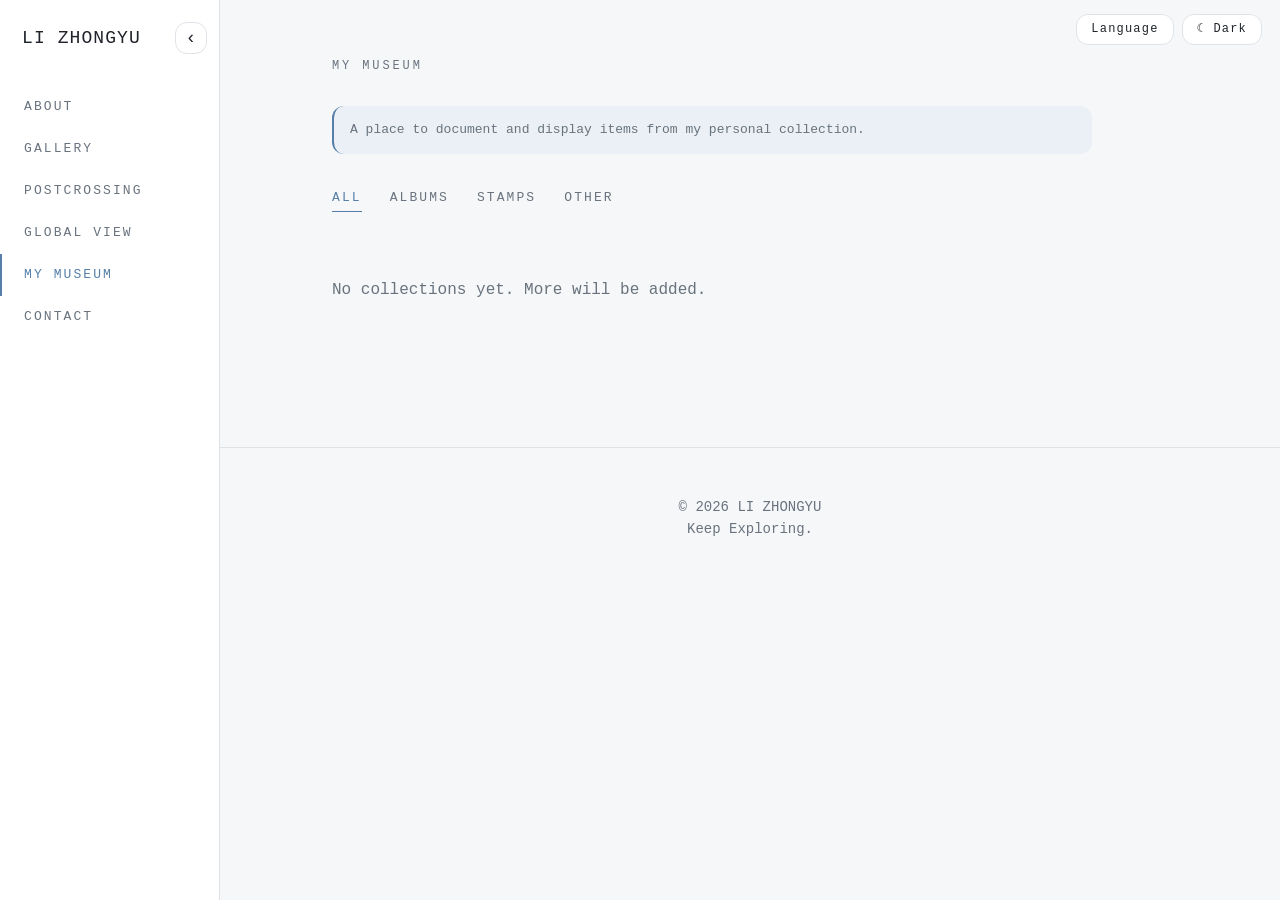
<file: museum.html>
<!DOCTYPE html>
<html lang="en">
<head>
<meta charset="UTF-8">
<meta name="viewport" content="width=device-width, initial-scale=1.0">
<title>My Museum · LI ZHONGYU</title>
<link rel="stylesheet" href="css/style.css">
<link rel="stylesheet" href="css/theme.css">
<link rel="stylesheet" href="css/museum.css">
</head>
<body data-page="museum">
<main>
  <section class="museum-page">
    <p class="label">MY MUSEUM</p>
    <div class="editorial-intro museum-intro" aria-label="Museum introduction">
      <p data-intro-lang="zh">这里将用于记录和展示我的个人收藏。</p>
      <p data-intro-lang="en">A place to document and display items from my personal collection.</p>
    </div>
    <nav class="museum-categories" aria-label="Collection categories">
      <button class="museum-chip active" type="button" data-type="all"><span data-intro-lang="en">All</span><span data-intro-lang="zh">全部</span></button>
      <button class="museum-chip" type="button" data-type="album"><span data-intro-lang="en">Albums</span><span data-intro-lang="zh">集邮册</span></button>
      <button class="museum-chip" type="button" data-type="stamp"><span data-intro-lang="en">Stamps</span><span data-intro-lang="zh">邮票</span></button>
      <button class="museum-chip" type="button" data-type="other"><span data-intro-lang="en">Other</span><span data-intro-lang="zh">其他</span></button>
    </nav>
    <div id="museumGrid" class="museum-grid" aria-live="polite"></div>
    <p id="museumEmpty" class="museum-empty muted" hidden></p>
  </section>
</main>
<script src="js/main.js" defer></script>
<script src="js/museum.js" defer></script>
</body>
</html>
</file>
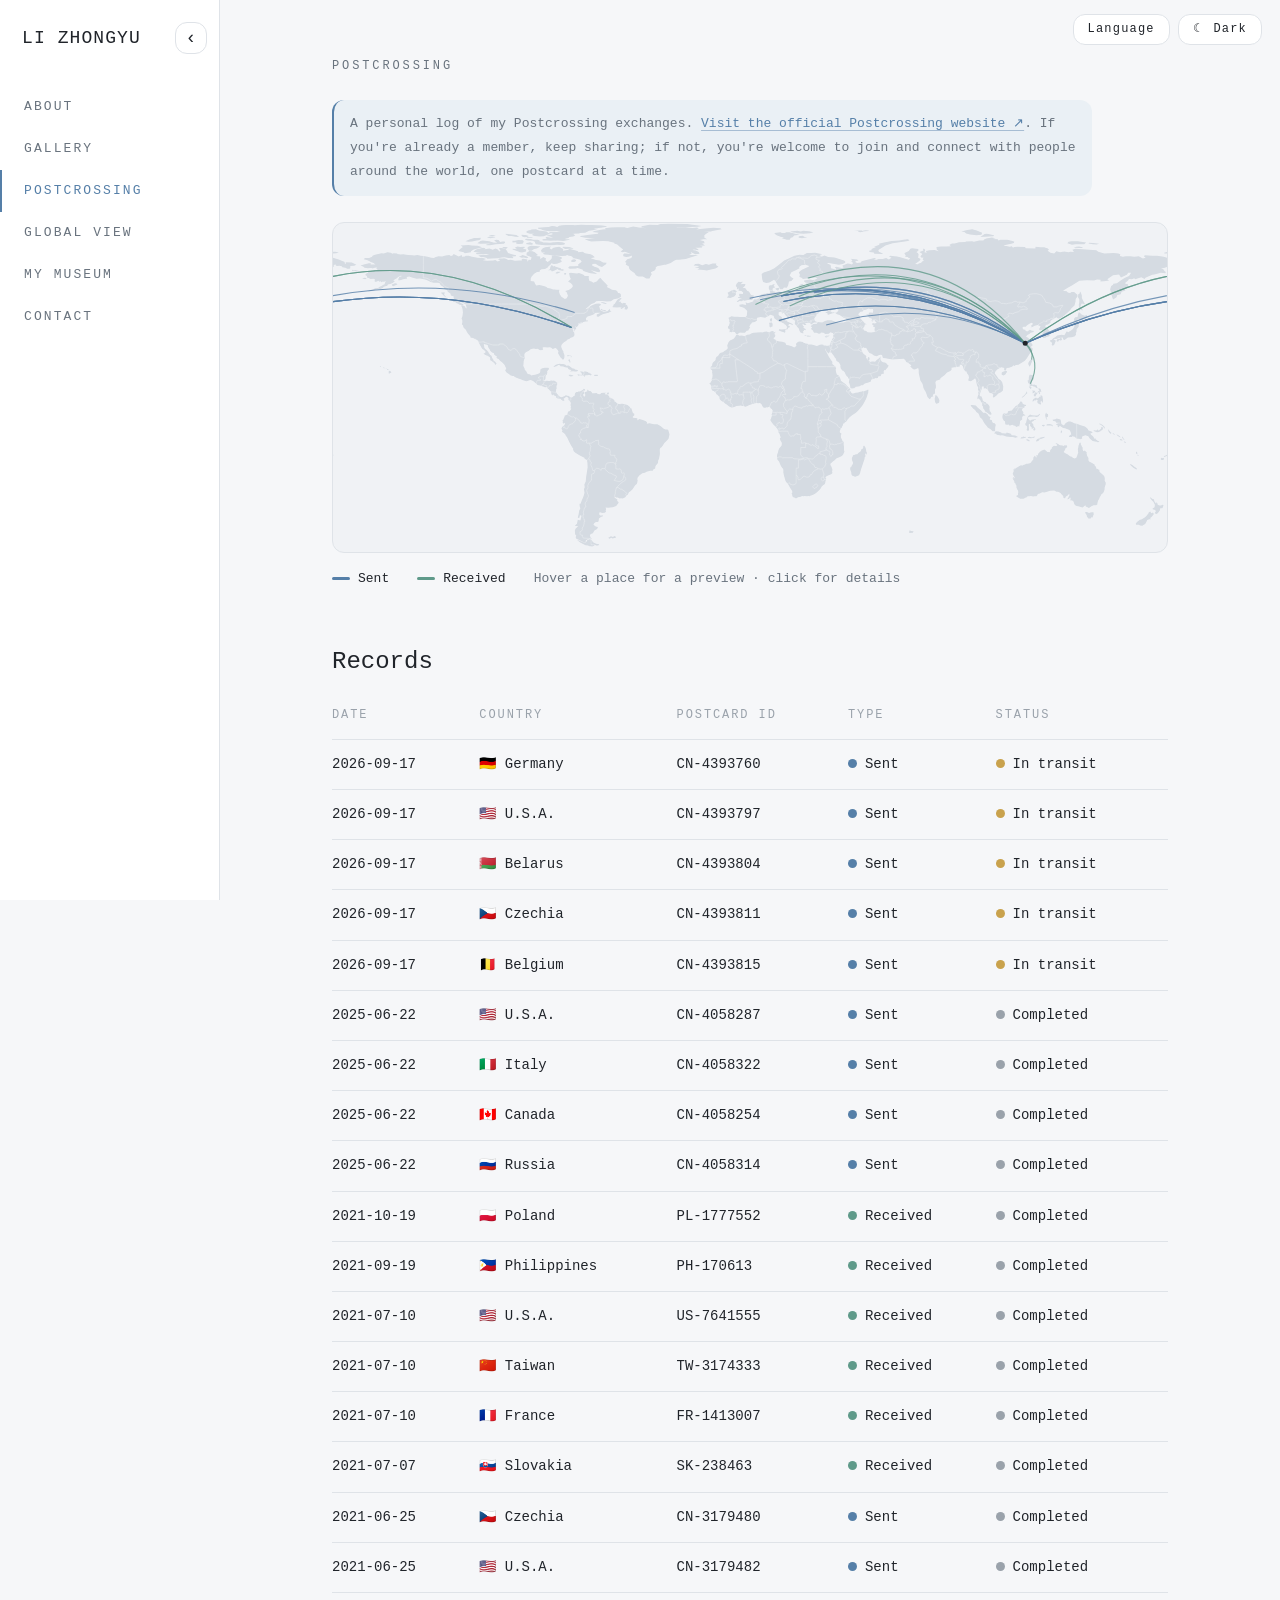
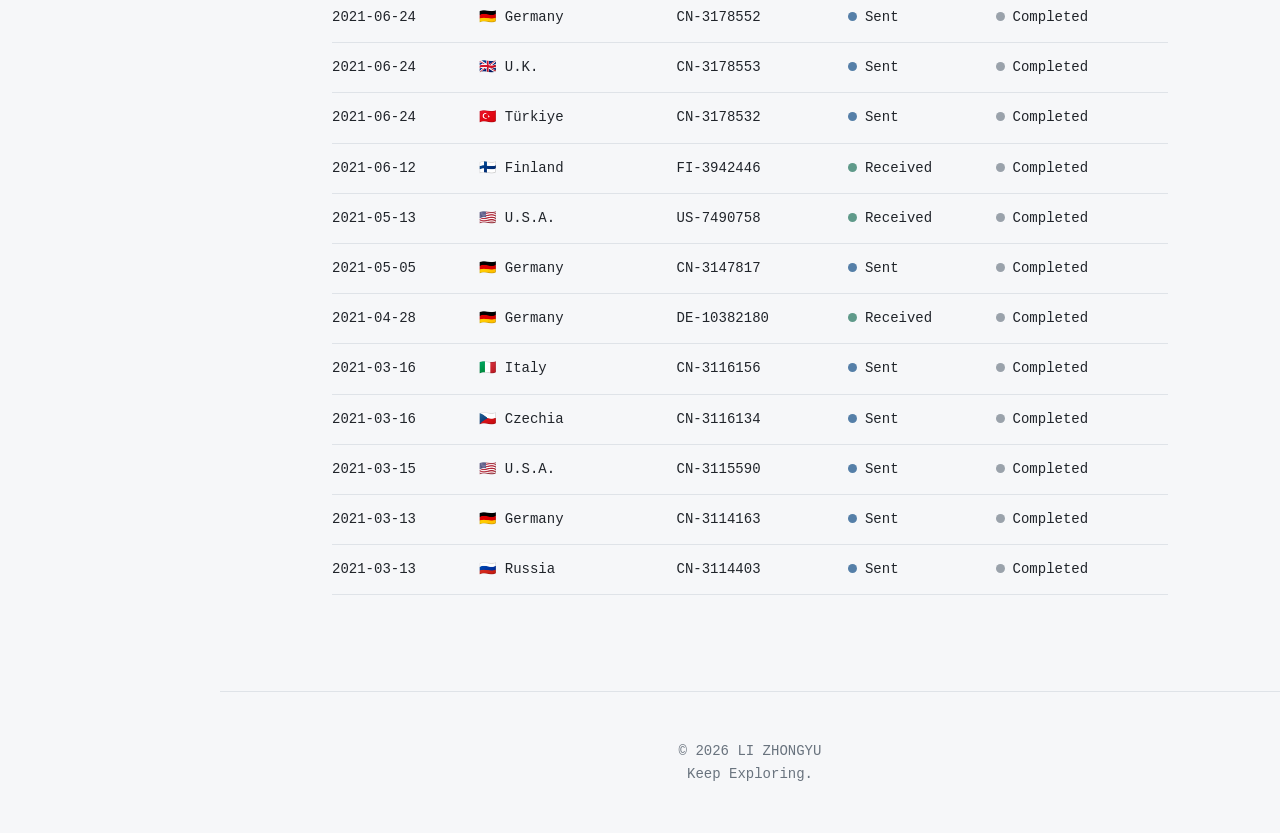
<file: postcrossing.html>
<!DOCTYPE html>
<html lang="zh-CN">
<head>
<meta charset="UTF-8">
<meta name="viewport" content="width=device-width, initial-scale=1.0">
<title>Postcrossing · LI ZHONGYU</title>
<link rel="stylesheet" href="css/style.css">
<link rel="stylesheet" href="css/theme.css">
</head>
<body data-page="postcrossing">
<main>
  <section class="pc-top">
    <p class="label">POSTCROSSING</p>
    <div class="editorial-intro pc-intro" aria-label="Postcrossing introduction">
      <p data-intro-lang="zh">这里记录我的 Postcrossing 明信片交流。<a href="https://postcrossing.com/" target="_blank" rel="noopener noreferrer">访问 Postcrossing 官方网站 ↗</a>。如果你已加入，愿你继续分享与交流；如果还没有，欢迎加入这个项目，让明信片连接世界各地的人们。</p>
      <p data-intro-lang="en">A personal log of my Postcrossing exchanges. <a href="https://postcrossing.com/" target="_blank" rel="noopener noreferrer">Visit the official Postcrossing website ↗</a>. If you're already a member, keep sharing; if not, you're welcome to join and connect with people around the world, one postcard at a time.</p>
    </div>


    <!-- 上半部分：互动地图 -->
    <div class="map-wrap" id="mapWrap">
      <svg id="worldMap" viewBox="0 0 1000 394.4" role="img" aria-label="World map of postcards sent and received"></svg>
      <div class="pc-card" id="pcCard" hidden></div>
    </div>
    <div class="legend">
      <span><i class="sw sent"></i>Sent</span>
      <span><i class="sw recv"></i>Received</span>
      <span class="muted">Hover a place for a preview · click for details</span>
    </div>
  </section>

  <!-- 下半部分：Records 表格 -->
  <section class="pc-records">
    <h2>Records</h2>
    <div class="table-scroll">
      <table class="records">
        <thead><tr><th>Date</th><th>Country</th><th>Postcard ID</th><th>Type</th><th>Status</th></tr></thead>
        <tbody id="recordsBody"></tbody>
      </table>
    </div>
  </section>
</main>

<!-- 点击地点后的完整信息 -->
<div class="pc-modal" id="pcModal" hidden>
  <div class="pc-panel">
    <button class="pc-close" aria-label="Close">×</button>
    <div id="pcDetail"></div>
  </div>
</div>

<script src="js/worldmap.js" defer></script>
<script src="js/postcards.js" defer></script>
<script src="js/main.js" defer></script>
<script src="js/postcrossing.js" defer></script>
</body>
</html>
</file>
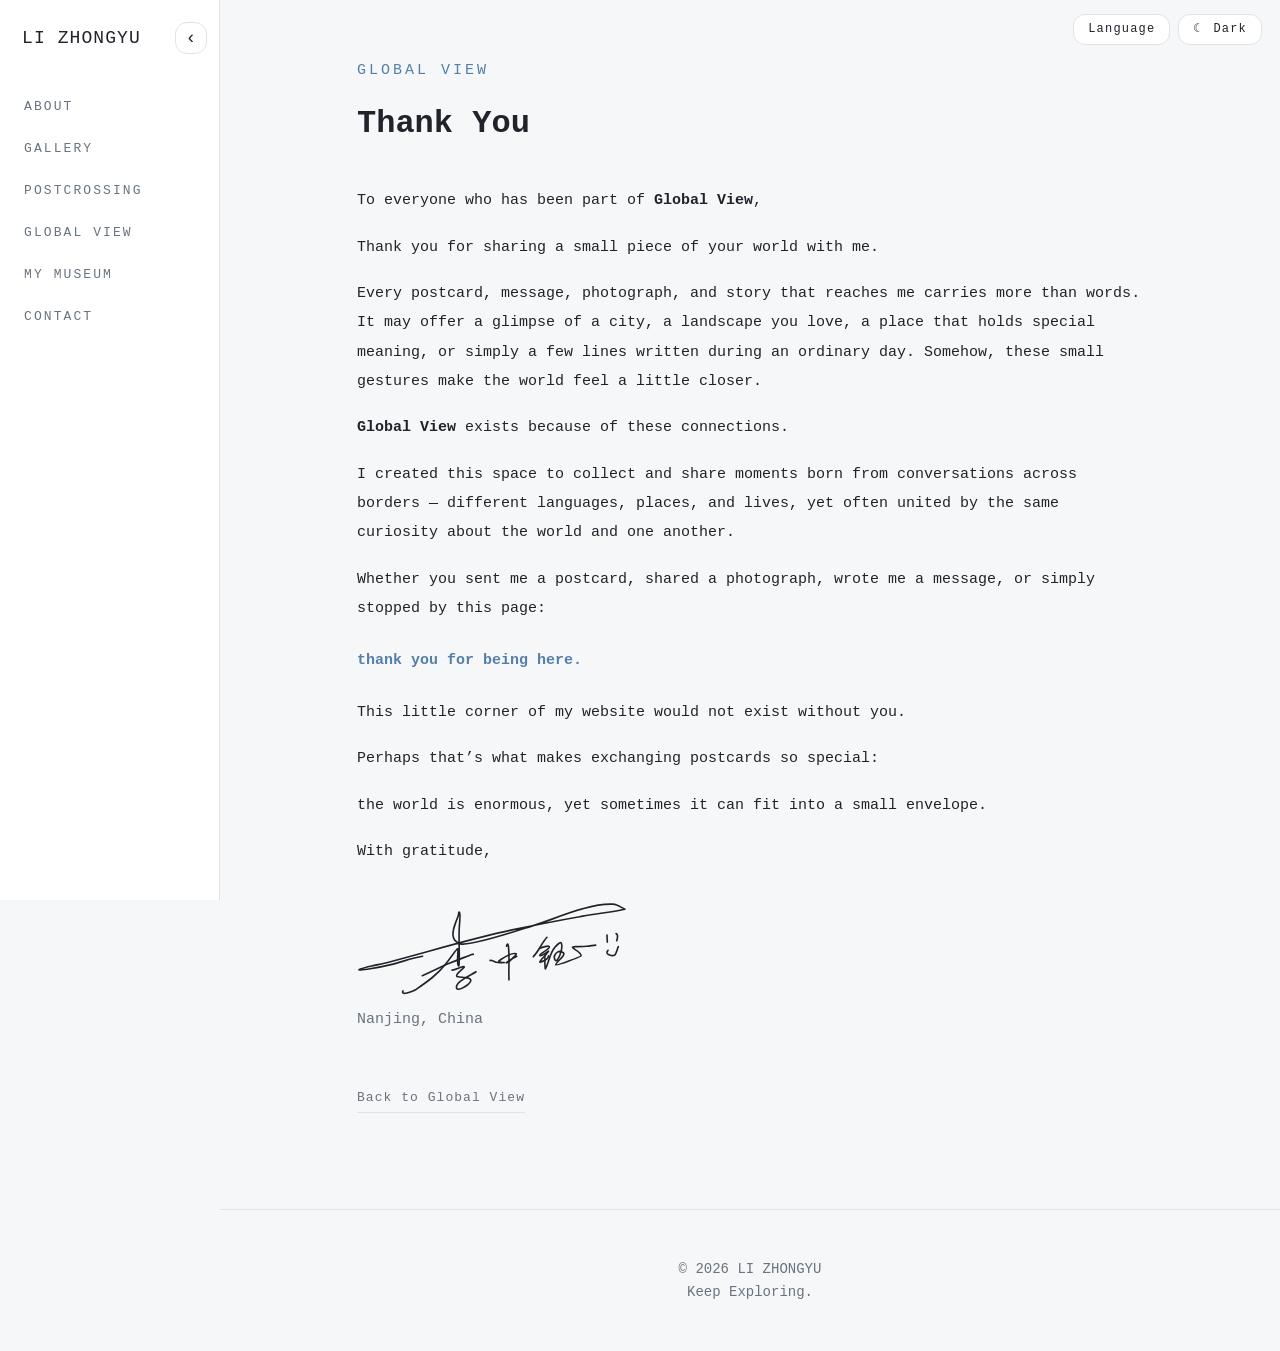
<file: thankyou.html>
<!DOCTYPE html>
<html lang="zh-CN">
<head>
<meta charset="UTF-8">
<meta name="viewport" content="width=device-width, initial-scale=1.0">
<title>Thank You · LI ZHONGYU</title>
<link rel="stylesheet" href="css/style.css">
<link rel="stylesheet" href="css/theme.css">
<style>
body[data-page="thankyou"] .thankyou{max-width:850px}
body[data-page="thankyou"] .thankyou-label{margin-bottom:28px;color:var(--accent);font-size:11px;letter-spacing:.2em}
body[data-page="thankyou"] .thankyou h1{font-size:32px;font-weight:600;line-height:1.3;margin:0 0 42px}
body[data-page="thankyou"] .thankyou-lang{display:none}
html[lang="en"] .thankyou-lang-en,html[lang="zh-CN"] .thankyou-lang-zh{display:block}
body[data-page="thankyou"] .thankyou p{max-width:850px;font-size:15px;line-height:1.95;margin:0 0 1.15em}
body[data-page="thankyou"] .thankyou .thankyou-emphasis{font-weight:600;color:var(--accent);margin-top:1.5em;margin-bottom:1.5em}
body[data-page="thankyou"] .thankyou .signature{margin:2.2em 0 .65em;line-height:0}
body[data-page="thankyou"] .thankyou .signature svg{display:block;width:min(270px,72%);height:auto;overflow:visible}
body[data-page="thankyou"] .thankyou .signature path{fill:none;stroke:var(--text);stroke-width:3.4;stroke-linecap:round;stroke-linejoin:round}
body[data-page="thankyou"] .thankyou .location{margin-top:0;color:var(--muted)}
body[data-page="thankyou"] .thankyou-back{display:inline-block;margin-top:34px;padding-bottom:3px;border-bottom:1px solid var(--border);color:var(--muted);font-size:13px;letter-spacing:.08em;text-decoration:none}
body[data-page="thankyou"] .thankyou-back:hover{color:var(--text);border-color:var(--text)}
@media(max-width:720px){body[data-page="thankyou"] .thankyou h1{font-size:27px;margin-bottom:34px}body[data-page="thankyou"] .thankyou p{font-size:15px;line-height:1.9}}
</style>
</head>
<body data-page="thankyou">
<main class="thankyou">
<section>
<p class="thankyou-label">GLOBAL VIEW</p>
<div class="thankyou-lang thankyou-lang-en" lang="en">
<h1>Thank You</h1>
<p>To everyone who has been part of <strong>Global View</strong>,</p>
<p>Thank you for sharing a small piece of your world with me.</p>
<p>Every postcard, message, photograph, and story that reaches me carries more than words. It may offer a glimpse of a city, a landscape you love, a place that holds special meaning, or simply a few lines written during an ordinary day. Somehow, these small gestures make the world feel a little closer.</p>
<p><strong>Global View</strong> exists because of these connections.</p>
<p>I created this space to collect and share moments born from conversations across borders — different languages, places, and lives, yet often united by the same curiosity about the world and one another.</p>
<p>Whether you sent me a postcard, shared a photograph, wrote me a message, or simply stopped by this page:</p>
<p class="thankyou-emphasis">thank you for being here.</p>
<p>This little corner of my website would not exist without you.</p>
<p>Perhaps that’s what makes exchanging postcards so special:</p>
<p>the world is enormous, yet sometimes it can fit into a small envelope.</p>
<p>With gratitude,</p>
<div class="signature" role="img" aria-label="Handwritten signature of Li Zhongyu">
<svg viewBox="52 161 561 194" aria-hidden="true" focusable="false">
<path d="M188.152 273.692C166.92 276.877 145.635 285.46 124.761 290.679C107.412 295.016 90.9968 298.205 73.3857 300.622C36.1966 305.727 69.1333 296.945 82.0864 293.993C93.9459 291.291 105.953 289.212 117.718 286.121C203.153 263.676 287.723 237.389 374.18 219.002C428.216 207.51 474.407 198.464 528.306 189.171C543.785 186.502 566.218 183.305 577.61 181.713C592.386 179.649 608.776 175.955 608.683 175.913C600.55 172.216 593.38 166.033 583.824 165.555C532.977 163.013 463.071 196.586 415.197 211.13C395.837 217.011 286.756 253.915 266.872 248.004C246.27 241.879 249.934 222.899 256.514 204.915C258.497 199.496 260.822 194.204 262.729 188.757C263.493 186.572 262.73 181.092 264.8 182.128C267.82 183.637 264.825 206.315 264.386 215.687C263.688 230.565 264.133 245.534 264.386 260.434C264.693 278.525 264.547 294.695 263.143 293.993C258.38 291.612 262.287 264.609 261.9 259.191C261.601 255.001 255.36 264.573 252.785 267.891C247.164 275.137 241.842 282.612 236.212 289.85C218.364 312.798 197.076 327.152 173.65 343.297C171.586 344.719 141.49 357.9 147.548 345.783"/>
<path d="M187.737 314.295C265.068 278.009 215.559 299.769 273.501 276.592C278.146 274.734 297.581 267.198 292.974 269.963"/>
<path d="M249.47 302.694C255.829 302.694 264.514 297.379 271.429 295.651C285.492 292.135 250.438 313.176 261.071 316.366C263.598 317.124 292.898 316.549 288.002 325.896C284.091 333.363 255.034 352.858 259 335.011C261.484 323.83 291.25 311.679 299.189 306.008"/>
<path d="M328.722 282.71C327.289 279.845 340.07 285.913 341.382 286.328C346.673 287.998 358.021 286.689 358.021 286.689C358.021 286.689 347.832 287.189 346.808 283.434C346.718 283.105 347.243 282.893 347.532 282.71C355.056 277.945 373.282 264.247 382.618 268.603C383.552 269.039 381.959 270.559 381.533 271.497C381.381 271.831 365.466 288.568 362 287.413C361.519 287.252 371.129 281.027 375.745 278.008C378.394 276.276 380.469 275.551 383.703 274.029"/>
<path d="M362.724 253.05C363.282 247.469 366.006 246.086 366.703 253.05C369.032 276.348 366.815 299.521 367.788 322.861"/>
<path d="M446.642 234.24C435.383 246.625 430.245 262.573 418.428 274.391"/>
<path d="M432.535 257.39C438.169 254.573 453.683 249.734 451.344 255.582C449.464 260.281 429.003 270.205 432.173 272.582C435.162 274.824 451.648 260.913 449.897 263.539C446.24 269.025 441.915 273.008 437.237 278.008C435.739 279.609 431.321 286.121 432.173 285.966C437.788 284.945 450.259 279.735 450.259 272.944"/>
<path d="M444.11 270.05C441.205 271.212 442.663 292.594 442.663 293.2C442.663 294.328 443.007 301.193 443.748 299.711C450.901 285.405 452.696 266.039 464.004 254.135C467.352 250.611 475.003 242.333 476.664 246.901C480.882 258.498 468.148 289.886 463.642 281.625C457.707 270.744 470.572 258.52 480.643 266.433C487.243 271.619 463.306 287.593 465.089 291.753C466.029 293.946 518.321 274.539 517.9 272.221C516.015 261.852 487.535 254.3 505.963 253.773C513.68 253.553 521.414 253.625 529.113 253.05C535.422 252.578 541.635 251.216 547.922 250.518"/>
<path d="M590.243 226.644C595.391 229.218 593.004 237.532 591.69 241.475"/>
<path d="M571.434 229.538C571.434 234.422 571.936 239.508 572.157 244.369"/>
<path d="M573.604 261.369C564.866 270.107 583.183 273.523 586.988 271.859C590.148 270.476 592.88 258.419 594.945 253.773"/>
</svg>
</div>
<p class="location">Nanjing, China</p>
<a class="thankyou-back" href="globalview.html">Back to Global View</a>
</div>
<div class="thankyou-lang thankyou-lang-zh" lang="zh-CN">
<h1>谢谢你</h1>
<p>致所有参与过 <strong>Global View</strong> 的人：</p>
<p>谢谢你愿意与我分享你所在世界的一小部分。</p>
<p>每一张寄来的明信片、每一条消息、每一张照片和每一个故事，所带来的都不只是文字。它可能让人看到一座城市、一片你喜欢的风景、一处对你有特殊意义的地方，又或者只是某个普通日子里写下的几句话。不知不觉间，这些小小的分享，让这个世界好像离我们更近了一点。</p>
<p><strong>Global View</strong> 正是因为这些连接而存在。</p>
<p>我创建这个空间，是想收集并分享那些因跨越国界的交流而诞生的片段——不同的语言、地方和生活，却常常因为我们对世界以及彼此的好奇而联系在一起。</p>
<p>无论你是给我寄来了一张明信片、分享了一张照片、写了一条消息，还是只是路过这个页面：</p>
<p class="thankyou-emphasis">谢谢你来到这里。</p>
<p>如果没有你，这个网站中的这一小块空间也不会存在。</p>
<p>或许，这正是明信片交换如此特别的地方：</p>
<p>世界如此辽阔，却有时可以装进一个小小的信封里。</p>
<p>谨致感谢，</p>
<div class="signature" role="img" aria-label="李中钰的手写签名">
<svg viewBox="52 161 561 194" aria-hidden="true" focusable="false">
<path d="M188.152 273.692C166.92 276.877 145.635 285.46 124.761 290.679C107.412 295.016 90.9968 298.205 73.3857 300.622C36.1966 305.727 69.1333 296.945 82.0864 293.993C93.9459 291.291 105.953 289.212 117.718 286.121C203.153 263.676 287.723 237.389 374.18 219.002C428.216 207.51 474.407 198.464 528.306 189.171C543.785 186.502 566.218 183.305 577.61 181.713C592.386 179.649 608.776 175.955 608.683 175.913C600.55 172.216 593.38 166.033 583.824 165.555C532.977 163.013 463.071 196.586 415.197 211.13C395.837 217.011 286.756 253.915 266.872 248.004C246.27 241.879 249.934 222.899 256.514 204.915C258.497 199.496 260.822 194.204 262.729 188.757C263.493 186.572 262.73 181.092 264.8 182.128C267.82 183.637 264.825 206.315 264.386 215.687C263.688 230.565 264.133 245.534 264.386 260.434C264.693 278.525 264.547 294.695 263.143 293.993C258.38 291.612 262.287 264.609 261.9 259.191C261.601 255.001 255.36 264.573 252.785 267.891C247.164 275.137 241.842 282.612 236.212 289.85C218.364 312.798 197.076 327.152 173.65 343.297C171.586 344.719 141.49 357.9 147.548 345.783"/>
<path d="M187.737 314.295C265.068 278.009 215.559 299.769 273.501 276.592C278.146 274.734 297.581 267.198 292.974 269.963"/>
<path d="M249.47 302.694C255.829 302.694 264.514 297.379 271.429 295.651C285.492 292.135 250.438 313.176 261.071 316.366C263.598 317.124 292.898 316.549 288.002 325.896C284.091 333.363 255.034 352.858 259 335.011C261.484 323.83 291.25 311.679 299.189 306.008"/>
<path d="M328.722 282.71C327.289 279.845 340.07 285.913 341.382 286.328C346.673 287.998 358.021 286.689 358.021 286.689C358.021 286.689 347.832 287.189 346.808 283.434C346.718 283.105 347.243 282.893 347.532 282.71C355.056 277.945 373.282 264.247 382.618 268.603C383.552 269.039 381.959 270.559 381.533 271.497C381.381 271.831 365.466 288.568 362 287.413C361.519 287.252 371.129 281.027 375.745 278.008C378.394 276.276 380.469 275.551 383.703 274.029"/>
<path d="M362.724 253.05C363.282 247.469 366.006 246.086 366.703 253.05C369.032 276.348 366.815 299.521 367.788 322.861"/>
<path d="M446.642 234.24C435.383 246.625 430.245 262.573 418.428 274.391"/>
<path d="M432.535 257.39C438.169 254.573 453.683 249.734 451.344 255.582C449.464 260.281 429.003 270.205 432.173 272.582C435.162 274.824 451.648 260.913 449.897 263.539C446.24 269.025 441.915 273.008 437.237 278.008C435.739 279.609 431.321 286.121 432.173 285.966C437.788 284.945 450.259 279.735 450.259 272.944"/>
<path d="M444.11 270.05C441.205 271.212 442.663 292.594 442.663 293.2C442.663 294.328 443.007 301.193 443.748 299.711C450.901 285.405 452.696 266.039 464.004 254.135C467.352 250.611 475.003 242.333 476.664 246.901C480.882 258.498 468.148 289.886 463.642 281.625C457.707 270.744 470.572 258.52 480.643 266.433C487.243 271.619 463.306 287.593 465.089 291.753C466.029 293.946 518.321 274.539 517.9 272.221C516.015 261.852 487.535 254.3 505.963 253.773C513.68 253.553 521.414 253.625 529.113 253.05C535.422 252.578 541.635 251.216 547.922 250.518"/>
<path d="M590.243 226.644C595.391 229.218 593.004 237.532 591.69 241.475"/>
<path d="M571.434 229.538C571.434 234.422 571.936 239.508 572.157 244.369"/>
<path d="M573.604 261.369C564.866 270.107 583.183 273.523 586.988 271.859C590.148 270.476 592.88 258.419 594.945 253.773"/>
</svg>
</div>
<p class="location">中国，南京</p>
<a class="thankyou-back" href="globalview.html">返回 Global View</a>
</div>
</section>
</main>
<script src="js/main.js" defer></script>
<script>
(function(){
  var sigs=[].slice.call(document.querySelectorAll('.thankyou .signature'));
  var LENGTHS=[1440,116,178,138,81,49,122,334,16,15,44],SUM=LENGTHS.reduce(function(a,b){return a+b},0);
  var DRAW_TOTAL=1.4,MIN_STROKE=.1,GAP=.04,played=false;
  function prepare(sig){[].slice.call(sig.querySelectorAll('path')).forEach(function(p,i){var len=0;try{len=p.getTotalLength()}catch(e){}if(!(len>0))len=LENGTHS[i]*1.02;p.style.transition='none';p.style.strokeDasharray=len+' '+len*2;p.style.strokeDashoffset=String(len+1)})}
  function finish(sig){[].slice.call(sig.querySelectorAll('path')).forEach(function(p){p.style.transition='none';p.style.strokeDasharray='none';p.style.strokeDashoffset='0'})}
  function play(sig){var t=0;[].slice.call(sig.querySelectorAll('path')).forEach(function(p,i){var d=Math.max(MIN_STROKE,LENGTHS[i]/SUM*DRAW_TOTAL);p.style.transition='stroke-dashoffset '+d.toFixed(3)+'s cubic-bezier(.45,.05,.55,.95) '+t.toFixed(3)+'s';t+=d+GAP});void sig.getBoundingClientRect();[].slice.call(sig.querySelectorAll('path')).forEach(function(p){p.style.strokeDashoffset='0'})}
  sigs.forEach(prepare);
  var reduce=window.matchMedia&&window.matchMedia('(prefers-reduced-motion: reduce)').matches;
  if(reduce||!('IntersectionObserver' in window)){sigs.forEach(finish);return}
  var io=new IntersectionObserver(function(entries){entries.forEach(function(e){if(!e.isIntersecting)return;if(!played){played=true;play(e.target);sigs.forEach(function(s){if(s!==e.target)finish(s)})}else finish(e.target);sigs.forEach(function(s){io.unobserve(s)})})},{threshold:.6});
  sigs.forEach(function(s){io.observe(s)});
})();
</script>
</body>
</html>
</file>
<file: css/style.css>
/* ===== style.css全站样式：想改颜色/字体，只改这里的变量 ===== */

*{box-sizing:border-box;margin:0}
html{scroll-behavior:smooth}
body{background:var(--background);color:var(--text);font:16px/1.8 var(--sans);animation:fade .8s ease both;
  padding-left:var(--nav-w);transition:padding-left .25s ease;min-height:100vh}
html.nav-collapsed body{padding-left:var(--nav-w-collapsed)}
@keyframes fade{from{opacity:0}}
a{color:inherit;text-decoration:none}
:focus-visible{outline:2px solid var(--accent);outline-offset:3px}
h1,h2,h3{font-family:var(--serif);font-weight:400;line-height:1.3}
main{max-width:var(--width);margin:0 auto;padding:0 32px}
section{padding:56px 0}
.muted{color:var(--muted)}
.small{font-size:12px}
.narrow{max-width:700px}
.label{font-size:12px;letter-spacing:.24em;color:var(--muted);margin-bottom:28px}

/* 左侧竖直导航：展开 220px / 收缩 56px，始终固定在页面左边 */
.side{position:fixed;left:0;top:0;bottom:0;width:var(--nav-w);z-index:20;display:flex;flex-direction:column;
  padding:18px 0;background:var(--background);border-right:1px solid var(--border);overflow:hidden;transition:width .25s ease}
html.nav-collapsed .side{width:var(--nav-w-collapsed)}
.side-top{display:flex;align-items:center;justify-content:space-between;padding:0 12px 0 22px;height:40px;margin-bottom:28px}
.logo{font-family:var(--serif);font-size:18px;letter-spacing:.06em;white-space:nowrap}
.side-toggle{width:32px;height:32px;flex:none;border:1px solid var(--border);border-radius:2px;background:none;color:var(--text);
  font-size:18px;line-height:1;cursor:pointer;transition:background .2s}
.side-toggle:hover{background:rgba(0,0,0,.05)}
.side nav{display:flex;flex-direction:column}
.side nav a{display:flex;align-items:center;height:42px;padding:0 22px;font-size:13px;letter-spacing:.16em;color:var(--muted);
  border-left:2px solid transparent;white-space:nowrap;transition:color .2s}
.side nav a:hover{color:var(--text)}
.side nav a.active{color:var(--text);border-left-color:var(--accent)}
.side .ab{display:none;width:100%;text-align:center;font-size:14px;letter-spacing:0}
html.nav-collapsed .side-top{justify-content:center;padding:0}
html.nav-collapsed .logo,html.nav-collapsed .side .lbl{display:none}
html.nav-collapsed .side nav a{padding:0;justify-content:center}
html.nav-collapsed .side .ab{display:block}

/* 按钮 */
.btn{display:inline-block;margin-top:12px;padding:10px 26px;border:1px solid var(--text);border-radius:2px;transition:background .2s,color .2s}
.btn:hover{background:var(--text);color:var(--background)}

/* Welcome：极简黑屏 + 终端感打字机 */
body[data-page=welcome]{background:#000;padding-left:0;overflow:hidden}
.wl{position:fixed;inset:0;display:flex;align-items:center;justify-content:center;color:#e8e6df;
  opacity:1;transition:opacity 1s ease}
.wl-terminal{font-family:"SFMono-Regular","SF Mono",Menlo,Monaco,Consolas,"Liberation Mono",monospace;
  font-size:clamp(15px,2vw,20px);font-weight:400;letter-spacing:.01em;line-height:1.5;
  white-space:pre}
.wl-prompt{color:#8f8f8a}
.wl-cursor{display:inline-block;width:.52em;height:1.05em;margin-left:.12em;background:#e8e6df;
  vertical-align:-.16em;animation:terminalCursor .8s steps(1,end) infinite}
@keyframes terminalCursor{50%{opacity:0}}
.wl-skip{position:absolute;right:28px;bottom:24px;font-size:12px;letter-spacing:.2em;color:#8a8a84;opacity:.7}
@media(prefers-reduced-motion:reduce){
  .wl-cursor{animation:none}
}

/* About：简洁个人主页 */
.identity{display:flex;align-items:center;gap:18px;margin-bottom:28px}
.avatar{width:64px;height:64px;border-radius:50%;border:1px solid var(--border);object-fit:cover;flex:none}
.identity h1{font-size:26px;letter-spacing:.06em;line-height:1.2}
.identity p{font-size:14px;line-height:1.6}
.tags{font-size:14px;letter-spacing:.06em;margin-bottom:48px}
.about h2{margin:0 0 12px;font-size:22px}
.about p:not(.muted){max-width:60ch}

/* Gallery 分类 */
.filters{display:flex;flex-wrap:wrap;gap:8px 28px;margin-bottom:32px}
.chip{background:none;border:0;border-bottom:1px solid transparent;padding:2px 0;font:inherit;font-size:13px;letter-spacing:.16em;
  text-transform:uppercase;color:var(--muted);cursor:pointer;transition:color .2s}
.chip:hover{color:var(--text)}
.chip.active{color:var(--text);border-color:var(--accent)}

/* Gallery 中国地图：总览 + 分类位置 */

/* 照片墙（瀑布流）：列数随屏幕宽度自动变化 */
.masonry{column-count:2;column-gap:20px}
 .card{break-inside:avoid;margin-bottom:16px;position:relative;overflow:hidden;cursor:pointer;background:#e3e1da;border:1px solid var(--border);min-height:120px}
.card img{width:100%;height:auto;display:block;transition:transform .5s}
.card:hover img{transform:scale(1.02)}
.card figcaption{display:none}

@media(max-width:1200px){.masonry{column-count:2}}
@media(max-width:900px){.masonry{column-count:2}}

/* 照片信息面板（不加载大图） */
.lightbox{position:fixed;inset:0;z-index:50;background:rgba(20,20,20,.92);display:flex;align-items:center;
  justify-content:center;gap:12px;padding:16px;animation:fade .25s ease}
.lightbox[hidden]{display:none}
.lb-box{max-width:min(900px,80vw);max-height:92vh;overflow:auto;color:#eee}
.lb-img img,.lb-img .ph{max-width:100%;max-height:68vh;width:auto;height:auto;display:block;margin:0 auto}
.lb-img .ph{width:min(560px,70vw);background:#3a3a38}
.lb-info{padding-top:14px;font-size:14px;line-height:1.7}
.lb-info h3{font-size:22px}
.lightbox button{background:none;border:0;color:#eee;font-size:38px;cursor:pointer;padding:8px 14px;line-height:1}
.lb-close{position:absolute;top:8px;right:12px}

/* Postcrossing：上半部分地图 */
.pc-top{padding-bottom:24px}
.map-wrap{position:relative;border:1px solid var(--border);background:#e9e7e0}
#worldMap{display:block;width:100%;height:auto}
.land{fill:#d3d1c7}
.borders{fill:none;stroke:#e9e7e0;stroke-width:.5}
.arc{fill:none;stroke-width:1.3;opacity:.8}
.arc.sent{stroke:var(--map-sent)}
.arc.recv{stroke:var(--map-recv)}
.arrow.sent{fill:var(--map-sent)}
.arrow.recv{fill:var(--map-recv)}
.home{fill:var(--text)}
.node{cursor:pointer;outline:none}
.node .hit{fill:transparent}
.node .pin{fill:var(--text);opacity:0;transition:opacity .15s}
.node:hover .pin,.node:focus .pin,.node.active .pin{opacity:1}.node.active{transform-box:fill-box;transform-origin:center;transform:scale(1.8);transition:transform .2s ease}
.legend{display:flex;flex-wrap:wrap;gap:8px 28px;align-items:center;margin-top:14px;font-size:13px}
.sw{display:inline-block;width:18px;height:3px;border-radius:2px;margin-right:8px;vertical-align:middle}
.sw.sent{background:var(--map-sent)}
.sw.recv{background:var(--map-recv)}

/* Hover 预览卡 */
.pc-card{position:absolute;z-index:5;width:230px;padding:12px;background:var(--background);border:1px solid var(--border);
  box-shadow:0 6px 24px rgba(0,0,0,.12);pointer-events:none;font-size:13px;line-height:1.6}
.pc-card[hidden]{display:none}
.pc-card-h{display:flex;justify-content:space-between;font-family:var(--serif);font-size:16px;margin-bottom:8px}
.pc-thumbs{display:grid;grid-template-columns:1fr 1fr;gap:6px;margin-bottom:8px}
.pc-thumbs img,.pc-thumbs .ph{width:100%;aspect-ratio:3/2;object-fit:cover;display:flex;align-items:center;justify-content:center}
.ph{background:#e3e1da;border:1px solid var(--border);color:var(--muted);font-size:11px;letter-spacing:.12em}
.pc-id{color:var(--muted);font-size:12px}

/* Click 详情 */
.pc-modal{position:fixed;inset:0;z-index:60;background:rgba(20,20,20,.6);display:flex;align-items:center;justify-content:center;padding:24px;animation:fade .2s ease}
.pc-modal[hidden]{display:none}
.pc-panel{position:relative;width:min(640px,100%);max-height:88vh;overflow:auto;padding:28px;background:var(--background);border:1px solid var(--border)}
.pc-panel h3{font-size:24px;margin-bottom:16px}
.pc-close{position:absolute;top:8px;right:12px;background:none;border:0;font-size:30px;line-height:1;cursor:pointer;color:var(--text)}
.pc-rec{padding:16px 0;border-top:1px solid var(--border)}
.pc-rec-h{display:flex;flex-wrap:wrap;gap:6px 20px;font-size:13px;margin-bottom:12px}
.pc-rec-img{display:grid;grid-template-columns:1fr;gap:10px}
.pc-rec-img img,.pc-rec-img .ph{width:100%;aspect-ratio:3/2;object-fit:cover;display:flex;align-items:center;justify-content:center}

/* Postcrossing：下半部分 Records 表格 */
.pc-records{padding-top:32px}
.pc-records h2{font-size:24px;margin-bottom:16px}
.table-scroll{overflow-x:auto}
.records{width:100%;border-collapse:collapse;font-size:14px}
.records th{text-align:left;font-weight:400;font-size:12px;letter-spacing:.16em;text-transform:uppercase;color:var(--muted)}
.records th,.records td{padding:12px 16px 12px 0;border-bottom:1px solid var(--border);white-space:nowrap}
.dot{display:inline-block;width:9px;height:9px;border-radius:50%;margin-right:8px;background:var(--st-expired)}
.dot.received{background:var(--st-received)}
.dot.sent{background:var(--st-sent)}
.dot.pending{background:var(--st-pending)}
.dot.expired{background:var(--st-expired)}

/* 404 / 页脚 */
.center{text-align:center;min-height:70vh;display:flex;flex-direction:column;justify-content:center;align-items:center;gap:12px}
.center h1{font-size:96px}
footer{text-align:center;padding:48px 24px;color:var(--muted);font-size:14px;border-top:1px solid var(--border);margin-top:40px;line-height:1.6}

/* 小屏幕：展开的导航盖在内容上方，不再把内容挤走 */
@media(max-width:720px){

  html:not(.nav-collapsed) body{padding-left:var(--nav-w-collapsed)}
  html:not(.nav-collapsed) .side{box-shadow:4px 0 24px rgba(0,0,0,.12)}
  main{padding:0 20px}
  section{padding:40px 0}
  .masonry{column-count:2;column-gap:10px}.card{margin-bottom:10px;min-height:90px}
}
@media(max-width:380px){.masonry{column-count:1}}
@media(prefers-reduced-motion:reduce){*{animation:none!important;transition:none!important}}

/* Gallery photo details: metadata-only modal, no large image requests */
.photo-intro{margin:10px 0 16px;line-height:1.7;font-size:.98rem}\n.photo-metadata{margin-top:18px;padding-top:14px;border-top:1px solid rgba(255,255,255,.22);font-size:12px;line-height:1.55}
.photo-metadata p{display:grid;grid-template-columns:108px minmax(0,1fr);gap:12px;margin:0 0 8px}
.photo-metadata span{color:#c2c2bc}
.photo-metadata strong{font-weight:500;overflow-wrap:anywhere}
.photo-metadata-note{display:block!important;margin-top:14px!important;color:var(--muted);font-size:11px;line-height:1.6}
@media(max-width:600px){.photo-metadata p{grid-template-columns:1fr;gap:2px}}


/* Gallery coordinate hover/focus menu: choose a map provider without exposing exact GPS */
.coordinate-map-list{display:block}
.coordinate-map-group{position:relative;display:inline-block;margin:0 2px}
.coordinate-map-value{display:inline-block;color:inherit;border-bottom:1px dashed currentColor;cursor:help;outline-offset:3px}
.coordinate-map-menu{display:none;position:absolute;left:0;top:calc(100% + 7px);z-index:80;min-width:220px;padding:10px 12px;background:#fff;color:#242424;border:1px solid #d9d7cf;border-radius:8px;box-shadow:0 8px 24px rgba(0,0,0,.18);font-size:12px;font-weight:400;line-height:1.6;white-space:nowrap}
.coordinate-map-menu::before{content:"";position:absolute;left:0;right:0;top:-9px;height:9px}
.coordinate-map-group:hover .coordinate-map-menu,.coordinate-map-group:focus-within .coordinate-map-menu{display:flex;flex-wrap:wrap;gap:7px;align-items:center}
.coordinate-map-menu>span{flex-basis:100%;color:#666}
.coordinate-map-menu a{display:inline-block;padding:3px 6px;border:1px solid #d9d7cf;border-radius:4px;text-decoration:none;color:#242424}
.coordinate-map-menu a:hover,.coordinate-map-menu a:focus-visible{background:#f2f1ed;border-color:#7a7a75}
@media(max-width:600px){.coordinate-map-menu{position:static;margin-top:6px;white-space:normal;min-width:0;box-shadow:none}.coordinate-map-group:hover .coordinate-map-menu,.coordinate-map-group:focus-within .coordinate-map-menu{display:flex}}

/* =====================================================================
   视觉修复：冷白 / 银灰 / 克制蓝色 + 圆角（追加在 style.css 最末尾）
   原理：后写的规则覆盖前面的同名规则，所以不需要改上面的任何旧代码。
   以后想回到旧样子：把这一整段删掉即可。
   ===================================================================== */

/* —— A) 浅色模式的基础配色（深色模式的配色在 theme.css 里）—— */
:root{
  --background:#f6f7f9;      /* 页面背景：冷白 */
  --surface:#ffffff;         /* 主要内容区、弹窗、导航栏的底色：纯白 */
  --surface-soft:#f0f2f5;    /* 次级背景：照片占位、地图底色、悬停底色 */
  --text:#20242a;            /* 主要文字：深灰 */
  --muted:#69737e;           /* 次要文字 */
  --text-muted:#9aa2ab;      /* 辅助说明文字（更浅） */
  --border:#dfe3e8;          /* 普通边框线：银灰 */
  --border-strong:#cbd2da;   /* 强调边框线 */
  --accent:#557fa8;          /* 强调色：克制的蓝 */
  --accent-soft:#eaf0f5;     /* 强调色的浅底 */
  --accent-hover:#416b91;    /* 强调色悬停时的深一点的蓝 */
  --shadow-soft:0 6px 24px rgba(35,45,55,.045);   /* 轻阴影 */
  --shadow-hover:0 10px 30px rgba(35,45,55,.075); /* 悬浮阴影 */
  --radius-sm:8px;           /* 小圆角：按钮、小标签 */
  --radius-md:12px;          /* 中圆角：照片卡片、地图、弹出小卡片 */
  --radius-lg:16px;          /* 大圆角：大弹窗 */
    --nav-w:220px;             /* 左侧导航展开时的宽度（正文的左边距也用它，缺了它导航会盖住正文） */
  --nav-w-collapsed:56px;    /* 左侧导航收缩时的宽度 */
}

/* —— B) 左侧导航栏：恢复清晰的右边框，选中项用蓝色 —— */
.side{background:var(--surface);border-right:1px solid var(--border)}
.side-toggle{border-radius:var(--radius-sm)}
.side-toggle:hover{background:var(--surface-soft)}
.side nav a:hover{color:var(--text);background:var(--surface-soft)}
.side nav a.active{color:var(--accent)}

/* —— C) 按钮 —— */
.btn{border-radius:var(--radius-sm)}

/* —— D) Gallery 分类文字：悬停和选中改用蓝色 —— */
.chip:hover{color:var(--accent)}
.chip.active{color:var(--accent);border-color:var(--accent)}
.chip.active:hover{color:var(--accent-hover)}

/* —— E) 照片卡片（Gallery 和 Global View 共用）—— */
.card{background:var(--surface-soft);border-radius:var(--radius-md)}
.ph{background:var(--surface-soft);color:var(--text-muted)}

/* —— F) Postcrossing 地图和卡片 —— */
.map-wrap{background:var(--surface-soft);border-radius:var(--radius-md)}
.land{fill:#d5dbe2}                         /* 陆地：银灰偏冷 */
.borders{stroke:var(--surface-soft)}        /* 国界线：和地图底色一致 */
.pc-card{background:var(--surface);border-radius:var(--radius-md);box-shadow:var(--shadow-soft)}
.pc-id{color:var(--text-muted)}
.pc-panel{background:var(--surface);border-radius:var(--radius-lg)}
.pc-modal{background:rgba(22,26,31,.55)}    /* 详情弹窗的遮罩：冷灰 */
.records th{color:var(--text-muted)}

/* —— G) 照片大图弹窗的遮罩：冷灰 —— */
.lightbox{background:rgba(22,26,31,.92)}

/* —— H) 照片信息里的"坐标 → 选择地图"小菜单 —— */
.coordinate-map-menu{background:var(--surface);color:var(--text);border-color:var(--border);border-radius:var(--radius-sm);box-shadow:var(--shadow-hover)}
.coordinate-map-menu>span{color:var(--muted)}
.coordinate-map-menu a{color:var(--text);border-color:var(--border);border-radius:var(--radius-sm)}
.coordinate-map-menu a:hover,.coordinate-map-menu a:focus-visible{background:var(--accent-soft);color:var(--accent);border-color:var(--border-strong)}

/* —— I) 修复一处笔误：原来这条规则前面夹了一个多余的 \n，导致 .photo-metadata 的样式没生效 —— */
.photo-metadata{margin-top:18px;padding-top:14px;border-top:1px solid rgba(255,255,255,.22);font-size:12px;line-height:1.55}

/* —— J) Global View 页面：Illustrate 弹窗、"按国家/按人物"大按钮、小地图 ——
   注意：这一段我还没看到 globalview.html，是按 js 和 theme.css 里出现过的名字写的。
   如果效果不对，把这一段整段删掉即可，不影响上面其他部分。 */
body #gvWin{background:var(--surface);border-color:var(--border);border-radius:var(--radius-lg)}
body .mac-bar,body .mac-foot{background:var(--surface-soft);border-color:var(--border)}
body .gv-big{background:var(--surface-soft);color:var(--muted);border-color:var(--border);border-radius:var(--radius-md)}
body .gv-big:hover{background:var(--accent-soft);color:var(--accent);border-color:var(--border-strong)}
body .gv-map{background:var(--surface-soft);border-color:var(--border);border-radius:var(--radius-md)}
/* =====================================================================
   字体设置（追加在 style.css 最末尾）
   整站字体都从这两个变量来：
   --sans  = 正文、导航、按钮、表格等用的无衬线字体（现在是 Avenir Next）
   --serif = 标题（h1/h2/h3）、左上角 LI ZHONGYU、明信片卡片标题用的衬线字体（现在是 Iowan Old Style）
   以后想换字体，只改这两行即可；想回到旧样子，把这一整段删掉。
   字体全部是 Mac / iPhone 自带的，不需要联网下载，在中国大陆也能正常显示。
   ===================================================================== */
:root{
  /* 正文：英文用 Avenir Next，中文用苹方；Windows/安卓会自动换成微软雅黑/思源黑体 */
  --sans:"Avenir Next",Avenir,"PingFang SC","Hiragino Sans GB","Microsoft YaHei","Noto Sans CJK SC",Arial,sans-serif;

  /* 标题：英文用 Iowan Old Style，中文用宋体；Windows/安卓会自动换成 Palatino/Georgia 和宋体/思源宋体 */
  --serif:"Iowan Old Style","Palatino Linotype",Georgia,"Songti SC","STSong","Noto Serif CJK SC","Source Han Serif SC",SimSun,serif;
}

/* =====================================================================
   侧边导览栏字体统一为正文字体（追加在 style.css 最末尾）
   以后想让它回到原来的样子，把这一段删掉即可。
   ===================================================================== */
.side .logo{font-family:var(--sans)}       /* 左上角 LI ZHONGYU：改为正文字体 */
.side-toggle{font-family:var(--sans)}      /* 展开/收缩按钮：改为正文字体 */


/* =====================================================================
   Postcrossing 的连线和状态小圆点颜色（追加在 style.css 最末尾）
   --map-sent / --map-recv：地图上"寄出 / 收到"两种连线和图例的颜色
   --st-*：表格里"收到 / 寄出 / 等待中 / 已过期"前面小圆点的颜色
   想换颜色，只改这里的色值即可。
   ===================================================================== */
:root{
  --map-sent:#557fa8;       /* 寄出：克制的蓝（和网站强调色一致） */
  --map-recv:#5f9a8a;       /* 收到：偏冷的青绿，和蓝色区分开 */
  --st-received:#5f9a8a;    /* 状态·收到：和地图上的"收到"保持一致 */
  --st-sent:#557fa8;        /* 状态·寄出：和地图上的"寄出"保持一致 */
  --st-pending:#c9a24d;     /* 状态·等待中：柔和的琥珀黄 */
  --st-expired:#9aa2ab;     /* 状态·已过期：灰色 */
}
/* 深色模式下用稍亮的同色系，保证在深色背景上看得清 */
html[data-theme="dark"]{
  --map-sent:#8fb0cf;
  --map-recv:#86bfae;
  --st-received:#86bfae;
  --st-sent:#8fb0cf;
  --st-pending:#d9b86a;
  --st-expired:#707a84;
}
/* About 正文专用字体:只对带有 courier 类名的段落生效 */
main p.courier { font-family: 'Courier New', Courier, monospace; }

/* =====================================================================
   About 页面 · 正文设计规范（Editorial Archive）（追加在 style.css 最末尾）
   范围：只作用于 About 页（所有规则都以 body[data-page=about] 开头），其他页面完全不受影响。
   只改视觉：字体 / 字号 / 字重 / 行距 / 内容宽度 / 图片圆角 / 入场动效；不改 HTML、文字内容和 JS。
   这一段会压过 about.html 里自带的样式（Courier New、700 粗体、900px 宽度）。
   想退回去：删掉这一整段即可。
   ===================================================================== */

/* —— 1) 字体：整页等宽（按规范的字体栈，中文回落到苹方） —— */
body[data-page=about]{
  --about-mono:"SFMono-Regular",Consolas,"Liberation Mono","PingFang SC",monospace;
}
body[data-page=about] main.about,
body[data-page=about] .about h1,
body[data-page=about] .about h2,
body[data-page=about] .about p,
body[data-page=about] .about .bio p,
body[data-page=about] .about .label,
body[data-page=about] .about .tags{font-family:var(--about-mono)}

/* —— 2) 内容宽度：阅读内容约 850px（规范：800–850px） —— */
body[data-page=about] main.about.narrow{max-width:850px}
body[data-page=about] .about .bio p{max-width:none}

/* —— 3) 信息层级：Page Title → Section Heading → Body → Supporting —— */
/* 小标签 ABOUT：10–11px，蓝色细节 */
body[data-page=about] .about .label{font-size:11px;letter-spacing:.2em;font-weight:500;color:var(--accent)}
/* 页面主标题（姓名）：明显但不巨大，Semibold */
body[data-page=about] .about .identity h1{font-size:26px;font-weight:600;letter-spacing:.02em;line-height:1.25}
/* 姓名下面的辅助说明：12–13px + 较低对比度 */
body[data-page=about] .about .identity p{font-size:13px;line-height:1.6;color:var(--muted)}
body[data-page=about] .about .tags{font-size:13px;letter-spacing:.04em;color:var(--muted);margin-bottom:44px}
/* 文章大标题（"Like an autobiography? Not quite."）：Semibold，约 26px */
body[data-page=about] .about .about-title h2{font-size:26px;font-weight:600;line-height:1.35;margin-bottom:.4em}
/* 各小节标题：Semibold，22px（规范：区块标题 22–30px） */
body[data-page=about] .about .about-lang h2{font-size:22px;font-weight:600;line-height:1.4;margin-top:2.4em;margin-bottom:.7em}
/* 正文：Regular，15px，行距宽松以保证中文可读 */
body[data-page=about] .about .bio p{font-size:15px;font-weight:400;line-height:1.95;letter-spacing:0}
body[data-page=about] .about .bio p + p{margin-top:1em}
/* 正文里的强调（Global View 字样）：Semibold + 蓝色，不用 Bold */
body[data-page=about] .about .bio strong{font-weight:600;color:var(--accent)}
body[data-page=about] .about .bio em{font-style:normal;color:var(--accent)}   /* 斜体在等宽字体里不好看，改成蓝色强调 */

/* —— 4) 图片：12px 圆角 + 1px 极浅边框（头像也按规范统一为 12px） —— */
   body[data-page=about] .about .avatar{border-radius:50%;border:1px solid var(--border)}

/* —— 5) 入场动效：淡入 + 4px 轻微位移（时间短、不弹跳） —— */
@keyframes aboutEnter{from{opacity:0;transform:translateY(4px)}}
body[data-page=about] main.about{animation:aboutEnter .4s ease backwards}

/* —— 6) 手机：左右留适当 padding，不出现横向滚动 —— */
@media(max-width:720px){
  body[data-page=about] .about .bio p{font-size:15px;line-height:1.9}
  body[data-page=about] .about .about-title h2{font-size:22px}
  body[data-page=about] .about .about-lang h2{font-size:19px}
  body[data-page=about] .about .bio{overflow-wrap:anywhere}
}

/* =====================================================================
   FINAL DESIGN SYSTEM CLEANUP · 2026-10-03
   只收敛视觉规则，不改变页面结构、内容、数据或功能。
   ===================================================================== */
:root{
  --sans:"SFMono-Regular","SF Mono",Menlo,Monaco,Consolas,"Liberation Mono","PingFang SC","Hiragino Sans GB","Microsoft YaHei",monospace;
  --serif:"SFMono-Regular","SF Mono",Menlo,Monaco,Consolas,"Liberation Mono","PingFang SC","Hiragino Sans GB","Microsoft YaHei",monospace;
  --width:900px;
  --radius:12px;
  --radius-sm:12px;
  --radius-md:12px;
  --radius-lg:12px;
  --shadow-soft:0 4px 18px rgba(35,45,55,.045);
  --shadow-hover:0 8px 24px rgba(35,45,55,.065);
}

/* 全站统一为 Monospace：标题、导航、正文、控件保持同一编辑感 */
body,h1,h2,h3,h4,h5,h6,button,input,textarea,select,table{
  font-family:var(--sans);
}

/* 侧边栏：比实验室更克制，不做明显滑入/弹跳 */
body{
  transition:padding-left .18s ease;
}
.side{
  transition:width .18s ease;
}
.side-toggle{
  border-radius:12px;
  transition:background-color .16s ease,color .16s ease,border-color .16s ease;
}
.side nav a{
  transition:color .16s ease,background-color .16s ease,border-color .16s ease;
}
.side nav a:hover{
  transform:translateY(-1px);
  transition:color .16s ease,background-color .16s ease,border-color .16s ease,transform .16s ease;
}
.side nav a.active{
  color:var(--accent);
}

/* 编辑器风格控件：12px 圆角、1px 边框、克制反馈 */
.btn{
  border-radius:12px;
  transition:background-color .16s ease,color .16s ease,border-color .16s ease,transform .16s ease;
}
.btn:hover{
  transform:translateY(-1px);
}
.chip{
  transition:color .16s ease,border-color .16s ease,transform .16s ease;
}
.chip:hover{
  transform:translateY(-1px);
}

/* 内容表面：统一圆角与极轻阴影 */
.card,.map-wrap,.pc-card,.pc-panel,.gv-map,#gvWin,.pc-modal .pc-panel{
  border-radius:12px;
}
.card,.pc-card,.pc-panel,#gvWin{
  box-shadow:var(--shadow-soft);
}
.card:hover,.pc-card:hover{
  box-shadow:var(--shadow-hover);
}

/* 图片：统一 12px 圆角，但不改变原有尺寸与加载逻辑 */
.card img,
.pc-thumbs img,
.pc-rec-img img,
.avatar{
  border-radius:12px;
}
.avatar{
  border-radius:50%;
}

/* 极简表格：细分隔线 + 很淡的蓝色 hover，不改变现有字段 */
.records tbody tr{
  transition:background-color .16s ease;
}
.records tbody tr:hover{
  background:var(--accent-soft);
}

/* 页面进入：轻微淡入 + 4px 位移；不做夸张移动 */
@keyframes siteEnterFinal{
  from{opacity:0;transform:translateY(4px)}
  to{opacity:1;transform:translateY(0)}
}
body:not([data-page="welcome"]) main{
  animation:siteEnterFinal .36s ease both;
}

/* 移动端抽屉：仅做克制的宽度变化，不增加滑入/弹跳动画 */
@media(max-width:720px){
  .side{
    transition:width .18s ease,box-shadow .18s ease;
  }
}

/* 减少动态效果设置仍然优先 */
@media(prefers-reduced-motion:reduce){
  body,.side,.side nav a,.btn,.chip,.card,.records tbody tr{
    transition:none!important;
  }
  body:not([data-page="welcome"]) main{
    animation:none!important;
  }
}


/* =====================================================================
   TYPOGRAPHY UNIFICATION · 2026-10-03
   About 不再使用独立字体栈；整站统一使用 Design System 的 Monospace。
   ===================================================================== */
body[data-page="about"],
body[data-page="about"] *,
body[data-page="about"] button,
body[data-page="about"] input,
body[data-page="about"] textarea,
body[data-page="about"] select {
  font-family: var(--sans) !important;
}

/* About 的特殊排版只保留字号、字重、间距，不再改变字体 */
body[data-page="about"] .about h1,
body[data-page="about"] .about h2,
body[data-page="about"] .about h3,
body[data-page="about"] .about h4,
body[data-page="about"] .about h5,
body[data-page="about"] .about h6,
body[data-page="about"] .about p,
body[data-page="about"] .about .label,
body[data-page="about"] .about .tags,
body[data-page="about"] .about .bio,
body[data-page="about"] .about .signature,
body[data-page="about"] .about .signature + p {
  font-family: var(--sans) !important;
}


/* Editorial quote-style introductions · Gallery & Postcrossing */
.editorial-intro{
  max-width:760px;
  margin:0 0 30px;
  padding:2px 0 2px 16px;
  border-left:2px solid var(--accent);
  color:var(--muted);
  font-size:13px;
  line-height:1.85;
}
.editorial-intro p{margin:0}
.editorial-intro a{
  color:var(--accent);
  text-decoration:underline;
  text-decoration-color:color-mix(in srgb,var(--accent) 45%,transparent);
  text-underline-offset:3px;
}
.editorial-intro a:hover{color:var(--accent-hover)}
html[lang="en"] [data-intro-lang="zh"],
html[lang="zh-CN"] [data-intro-lang="en"]{display:none}
.pc-intro{margin-top:-6px;margin-bottom:26px}
.photo-download{
  display:inline-flex;align-items:center;gap:7px;
  margin:0 0 14px;padding:7px 10px;
  border:1px solid var(--border);border-radius:12px;
  color:var(--text);font-size:12px;line-height:1.4;
  text-decoration:none;transition:border-color .16s ease,color .16s ease,background-color .16s ease;
}
.photo-download:hover{border-color:var(--accent);color:var(--accent);background:var(--accent-soft)}
.photo-download svg{width:16px;height:16px;fill:none;stroke:currentColor;stroke-width:1.7;stroke-linecap:round;stroke-linejoin:round}
@media(max-width:600px){.editorial-intro{font-size:12px;margin-bottom:24px;padding-left:12px}}
@media(prefers-reduced-motion:reduce){.photo-download{transition:none}}


/* Editorial intros & location chips: subtle cold blue/gray surfaces */
.editorial-intro{
  background:var(--accent-soft);
  border-radius:var(--radius-sm);
  padding:12px 16px 12px 16px;
  box-sizing:border-box;
}
html[data-theme="dark"] .editorial-intro{
  background:color-mix(in srgb,var(--accent) 12%,var(--surface));
}


/* Gallery lightbox: download control must remain readable on the dark overlay in light mode */
.lightbox .photo-download{
  color:#eee;
  border-color:rgba(238,238,238,.32);
}
.lightbox .photo-download:hover{
  color:#fff;
  border-color:var(--accent);
  background:rgba(255,255,255,.08);
}
.lightbox .photo-download svg{stroke:currentColor}
</file>
<file: css/theme.css>
/* ===== theme.css 主题样式：右上角切换按钮 + 深色模式（Dark）的颜色 =====
   这个文件由 js/lang.js 自动加载，不需要在 HTML 里手动引用。
   浅色模式的颜色在 style.css 最末尾的"视觉修复"那段；深色模式在这里把同名变量换成深色。 */

/* ---- 1) 右上角的两个切换按钮（语言 + 主题），所有页面通用 ---- */
.top-ctrl { position: fixed; top: 14px; right: 18px; z-index: 30; display: flex; gap: 8px; }
.top-ctrl button { background: var(--surface); color: var(--text); border: 1px solid var(--border); border-radius: var(--radius);
  padding: 5px 14px; font: inherit; font-size: 12px; letter-spacing: .1em; line-height: 1.6; cursor: pointer; transition: border-color .2s; }
.top-ctrl button:hover { border-color: var(--accent); }   /* 鼠标移上去时，边框变成蓝色 */

/* ---- 2) 深色模式：整站的基础颜色（想调深色模式的颜色，改这里）---- */
html[data-theme="dark"] {
  color-scheme: dark;
  /* Graphite：深石墨灰，不用纯黑 / 纯白 */
  --background: #1c1f23;     /* 页面背景 */
  --sidebar-bg: #181b1f;     /* 左侧导航：比页面略深 */
  --surface: #23272c;        /* 卡片、弹窗 */
  --surface-soft: #292e34;   /* 次级背景 */
  --text: #d8dce1;           /* 主要文字：浅灰 */
  --muted: #98a1ab;          /* 次要文字 */
  --text-muted: #727b85;     /* 辅助说明文字 */
  --border: #30363d;         /* 1px 中灰边框 */
  --border-strong: #3d454d;
  --accent: #8fb0cf;         /* 柔和的浅蓝 */
  --accent-soft: #263240;    /* 悬停用的深蓝灰底 */
  --accent-hover: #a9c4dc;
  --shadow-soft: 0 6px 20px rgba(0, 0, 0, .2);
  --shadow-hover: 0 6px 20px rgba(0, 0, 0, .24);
}

/* ---- 3) 深色模式：style.css 里写死了颜色的地方，在这里单独覆盖 ---- */
html[data-theme="dark"] .land { fill: #343c44; }   /* 地图上的陆地颜色 */

/* ---- 4) 语言选择菜单（点"Language"后弹出的 English / 中文）---- */
.lang-menu{position:relative}
.lang-options{position:absolute;top:calc(100% + 6px);right:0;min-width:92px;padding:5px;background:var(--surface);border:1px solid var(--border);border-radius:var(--radius-sm);box-shadow:var(--shadow-soft)}
.lang-options[hidden]{display:none}
.lang-options button{display:block;width:100%;padding:6px 10px;border:0;border-radius:var(--radius-sm);text-align:left;background:none;letter-spacing:.02em}
.lang-options button:hover{background:var(--surface-soft)}
</file>
<file: css/museum.css>
/* My Museum — lightweight catalog; full scans load only after a click. */
.museum-page{padding-bottom:72px}
.museum-intro{max-width:760px;margin-bottom:30px}
.museum-intro p[data-intro-lang]{display:none}
html:not([lang="zh-CN"]) .museum-intro p[data-intro-lang="en"],
html[lang="zh-CN"] .museum-intro p[data-intro-lang="zh"]{display:block}
.museum-categories{display:flex;flex-wrap:wrap;gap:8px 28px;margin:0 0 34px}
.museum-chip{appearance:none;background:none;border:0;border-bottom:1px solid transparent;padding:2px 0;font:inherit;font-size:13px;letter-spacing:.16em;text-transform:uppercase;color:var(--muted);cursor:pointer}
.museum-chip:hover{color:var(--accent)}
.museum-chip.active{color:var(--accent);border-bottom-color:var(--accent)}
.museum-chip span[data-intro-lang]{display:none}
html:not([lang="zh-CN"]) .museum-chip span[data-intro-lang="en"],
html[lang="zh-CN"] .museum-chip span[data-intro-lang="zh"]{display:inline}
.museum-grid{display:grid;grid-template-columns:repeat(3,minmax(0,1fr));gap:24px}
.museum-card{display:flex;flex-direction:column;min-width:0;background:var(--surface);border:1px solid var(--border);border-radius:var(--radius-md);overflow:hidden;box-shadow:var(--shadow-soft);transition:transform .2s ease,box-shadow .2s ease,border-color .2s ease}
.museum-card:hover{transform:translateY(-2px);box-shadow:var(--shadow-hover);border-color:var(--border-strong)}
.museum-cover{display:block;position:relative;aspect-ratio:3/4;background:var(--surface-soft);overflow:hidden}
.museum-cover img{width:100%;height:100%;display:block;object-fit:cover}
.museum-card-body{padding:18px 18px 20px}
.museum-card-title{font-family:var(--serif);font-size:21px;line-height:1.35;margin:0 0 8px}
.museum-card-meta{display:flex;flex-wrap:wrap;gap:5px 14px;color:var(--muted);font-size:12px;line-height:1.6}
.museum-card-desc{margin-top:10px;font-size:13px;line-height:1.65;color:var(--muted)}
.museum-open{display:inline-flex;align-items:center;gap:7px;margin-top:15px;color:var(--accent);font-size:12px;letter-spacing:.08em}
.museum-open::after{content:"↗";font-size:13px}
.museum-empty{padding:30px 0}
@media(max-width:1000px){.museum-grid{grid-template-columns:repeat(2,minmax(0,1fr))}}
@media(max-width:620px){.museum-grid{grid-template-columns:1fr;gap:18px}.museum-cover{aspect-ratio:4/5}}
@media(prefers-reduced-motion:reduce){.museum-card{transition:none}}
</file>
